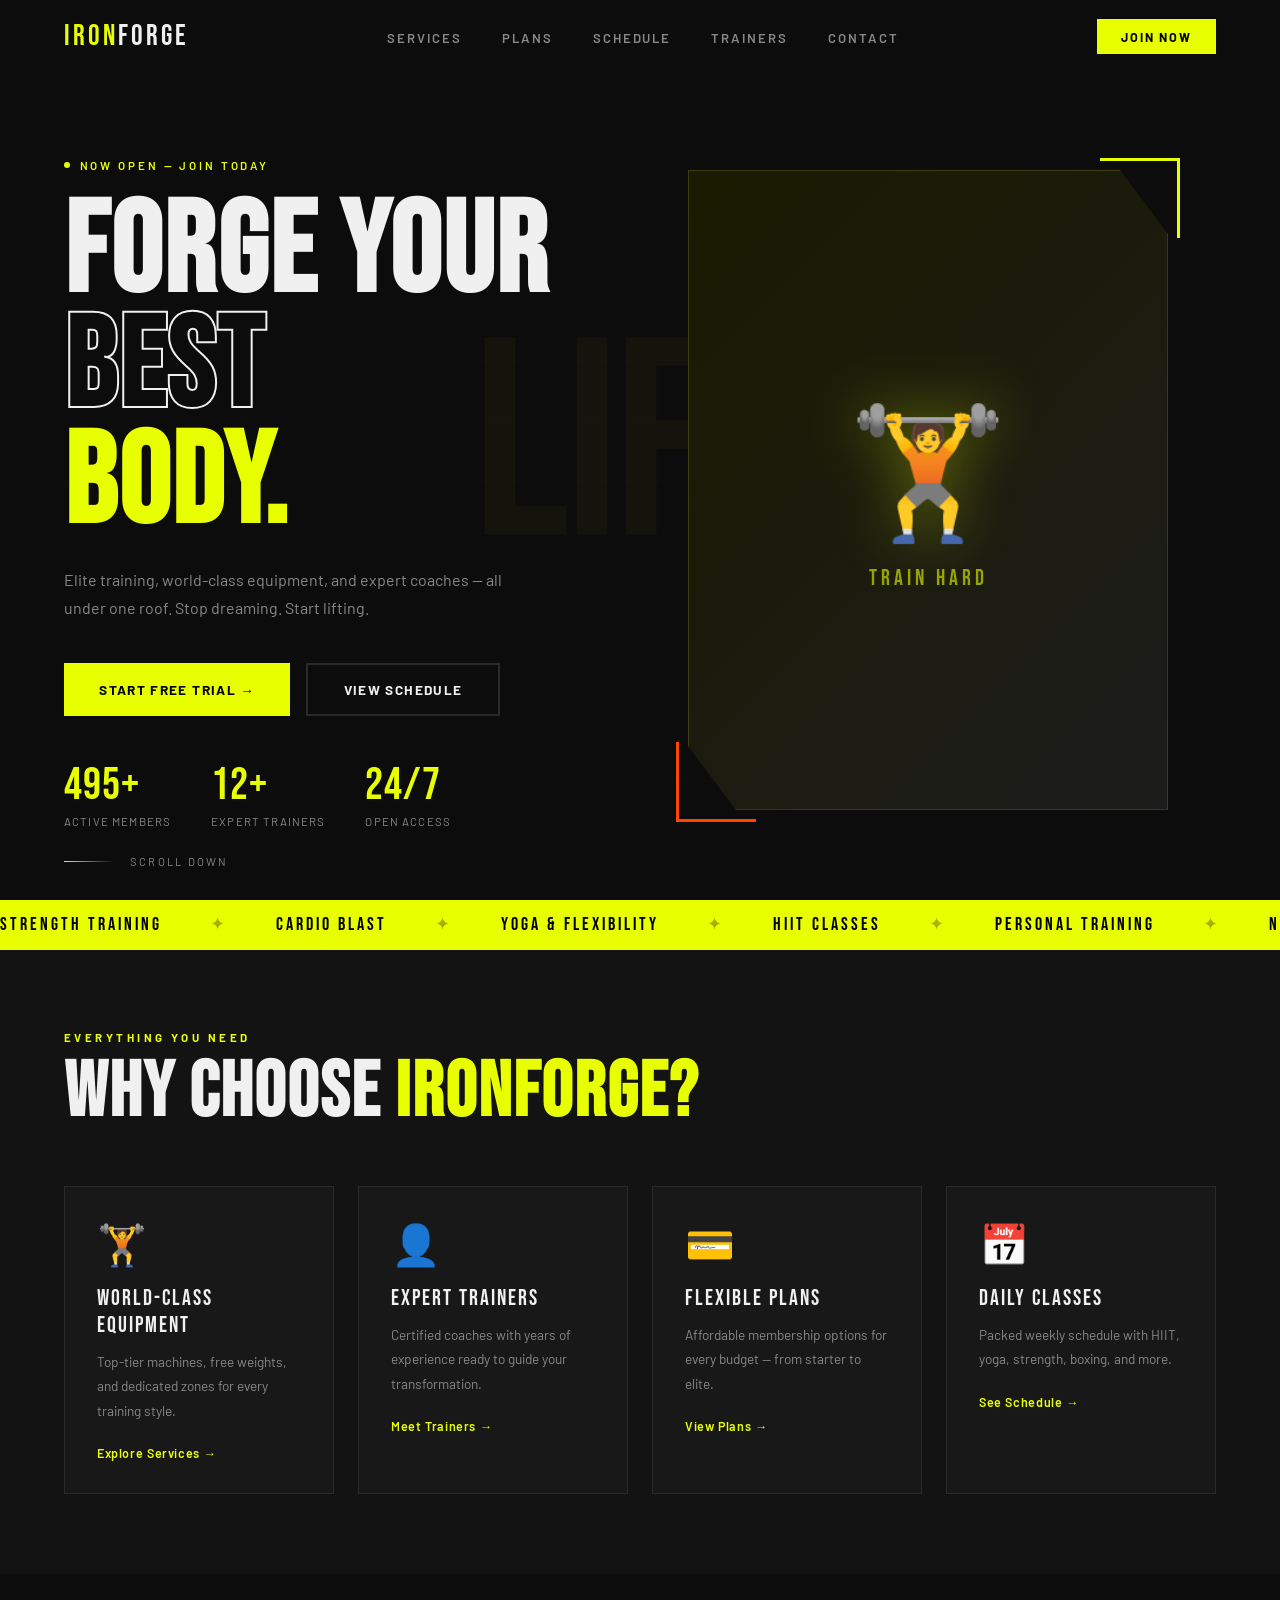
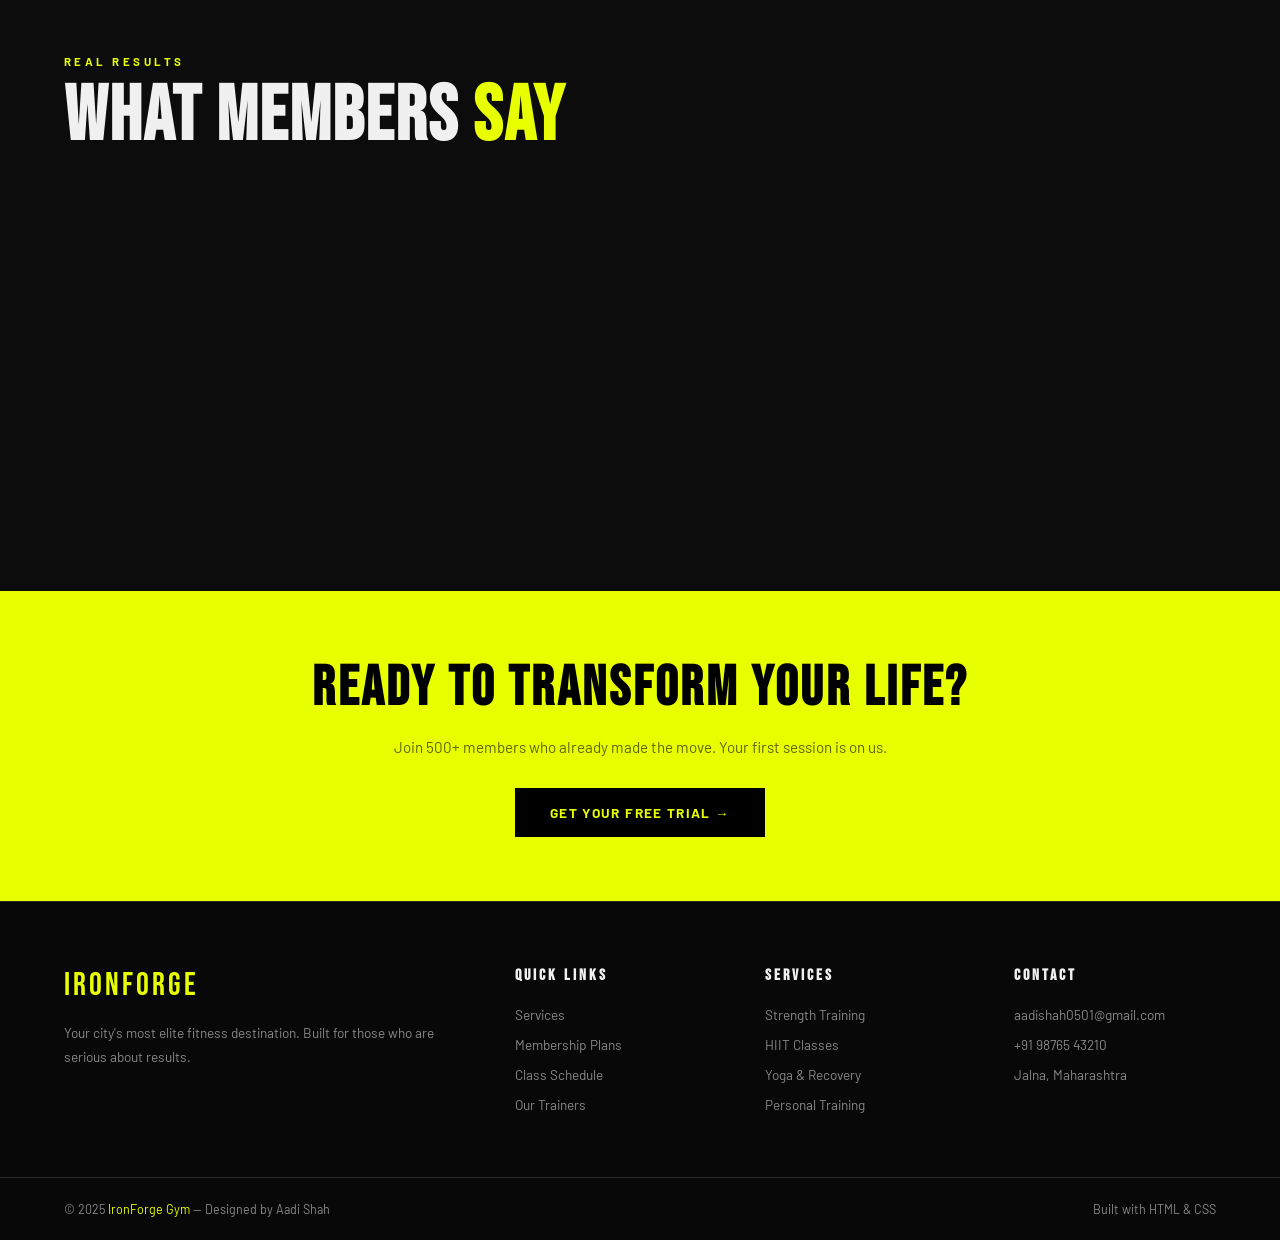
<file: index.html>
<!DOCTYPE html>
<html lang="en">
<head>
  <meta charset="UTF-8"/>
  <meta name="viewport" content="width=device-width, initial-scale=1.0"/>
  <title>IronForge Gym — Home</title>
  <link href="https://fonts.googleapis.com/css2?family=Bebas+Neue&family=Barlow:ital,wght@0,400;0,600;0,700;1,400&display=swap" rel="stylesheet"/>
  <link rel="stylesheet" href="style.css"/>
</head>
<body>

  <!-- NAV -->
  <nav id="navbar">
    <a href="index.html" class="nav-logo">IRON<span>FORGE</span></a>
    <ul class="nav-links">
      <li><a href="services.html">Services</a></li>
      <li><a href="plans.html">Plans</a></li>
      <li><a href="schedule.html">Schedule</a></li>
      <li><a href="trainers.html">Trainers</a></li>
      <li><a href="contact.html">Contact</a></li>
    </ul>
    <a href="plans.html" class="nav-cta">Join Now</a>
    <button class="hamburger" id="hamburger" aria-label="Menu">
      <span></span><span></span><span></span>
    </button>
  </nav>

  <!-- MOBILE MENU -->
  <div class="mobile-menu" id="mobileMenu">
    <a href="services.html" onclick="closeMob()">Services</a>
    <a href="plans.html" onclick="closeMob()">Plans</a>
    <a href="schedule.html" onclick="closeMob()">Schedule</a>
    <a href="trainers.html" onclick="closeMob()">Trainers</a>
    <a href="contact.html" onclick="closeMob()">Contact</a>
  </div>

  <!-- HERO -->
  <section id="hero">
    <div class="hero-bg-text">LIFT</div>
    <div class="hero-lines"></div>
    <div class="hero-left">
      <div class="hero-tag"><span class="hero-tag-dot"></span> Now Open — Join Today</div>
      <h1 class="hero-title">
        FORGE YOUR<br/>
        <span class="stroke">BEST</span><br/>
        <span class="accent-text">BODY.</span>
      </h1>
      <p class="hero-sub">Elite training, world-class equipment, and expert coaches — all under one roof. Stop dreaming. Start lifting.</p>
      <div class="hero-btns">
        <a href="plans.html" class="btn btn-yellow">Start Free Trial &rarr;</a>
        <a href="schedule.html" class="btn btn-ghost">View Schedule</a>
      </div>
      <div class="hero-stats">
        <div>
          <div class="stat-num" id="s1">0+</div>
          <div class="stat-label">Active Members</div>
        </div>
        <div>
          <div class="stat-num" id="s2">0+</div>
          <div class="stat-label">Expert Trainers</div>
        </div>
        <div>
          <div class="stat-num">24/7</div>
          <div class="stat-label">Open Access</div>
        </div>
      </div>
    </div>
    <div class="hero-right">
      <div class="hero-img-box">
        <div class="hero-img-bg"></div>
        <div class="hero-img-content">
          <div class="hero-big-icon">🏋️</div>
          <div class="hero-img-label">Train Hard</div>
        </div>
      </div>
    </div>
    <div class="scroll-hint">
      <div class="scroll-hint-line"></div>
      <span>Scroll Down</span>
    </div>
  </section>

  <!-- MARQUEE -->
  <div class="marquee-wrap">
    <div class="marquee-track">
      <span>STRENGTH TRAINING</span><span class="sep">✦</span>
      <span>CARDIO BLAST</span><span class="sep">✦</span>
      <span>YOGA & FLEXIBILITY</span><span class="sep">✦</span>
      <span>HIIT CLASSES</span><span class="sep">✦</span>
      <span>PERSONAL TRAINING</span><span class="sep">✦</span>
      <span>NUTRITION COACHING</span><span class="sep">✦</span>
      <span>STRENGTH TRAINING</span><span class="sep">✦</span>
      <span>CARDIO BLAST</span><span class="sep">✦</span>
      <span>YOGA & FLEXIBILITY</span><span class="sep">✦</span>
      <span>HIIT CLASSES</span><span class="sep">✦</span>
      <span>PERSONAL TRAINING</span><span class="sep">✦</span>
      <span>NUTRITION COACHING</span><span class="sep">✦</span>
    </div>
  </div>

  <!-- QUICK INTRO CARDS -->
  <section style="padding:5rem 5%; background:var(--surface);">
    <div class="sec-label reveal">Everything You Need</div>
    <h2 class="sec-title reveal">Why Choose <span class="accent-text">IronForge?</span></h2>
    <div class="why-grid">
      <a href="services.html" class="why-card reveal">
        <div class="why-icon">🏋️</div>
        <div class="why-title">World-Class Equipment</div>
        <p class="why-desc">Top-tier machines, free weights, and dedicated zones for every training style.</p>
        <span class="why-link">Explore Services &rarr;</span>
      </a>
      <a href="trainers.html" class="why-card reveal">
        <div class="why-icon">👤</div>
        <div class="why-title">Expert Trainers</div>
        <p class="why-desc">Certified coaches with years of experience ready to guide your transformation.</p>
        <span class="why-link">Meet Trainers &rarr;</span>
      </a>
      <a href="plans.html" class="why-card reveal">
        <div class="why-icon">💳</div>
        <div class="why-title">Flexible Plans</div>
        <p class="why-desc">Affordable membership options for every budget — from starter to elite.</p>
        <span class="why-link">View Plans &rarr;</span>
      </a>
      <a href="schedule.html" class="why-card reveal">
        <div class="why-icon">📅</div>
        <div class="why-title">Daily Classes</div>
        <p class="why-desc">Packed weekly schedule with HIIT, yoga, strength, boxing, and more.</p>
        <span class="why-link">See Schedule &rarr;</span>
      </a>
    </div>
  </section>

  <!-- TESTIMONIALS PREVIEW -->
  <section style="padding:5rem 5%; background:var(--bg);">
    <div class="sec-label reveal">Real Results</div>
    <h2 class="sec-title reveal">What Members <span class="accent-text">Say</span></h2>
    <div class="testi-grid">
      <div class="testi-card reveal">
        <div class="testi-quote">"</div>
        <div class="stars">★★★★★</div>
        <p class="testi-text">IronForge completely transformed my body in 6 months. The coaches are incredible and the energy here is unmatched.</p>
        <div class="testi-name">Rahul K.</div>
        <div class="testi-role">Member since 2023</div>
      </div>
      <div class="testi-card reveal">
        <div class="testi-quote">"</div>
        <div class="stars">★★★★★</div>
        <p class="testi-text">Best gym in the city, hands down. The HIIT classes with Coach Sneha are absolutely killer. Lost 12kg in 4 months!</p>
        <div class="testi-name">Divya S.</div>
        <div class="testi-role">Pro Member</div>
      </div>
      <div class="testi-card reveal">
        <div class="testi-quote">"</div>
        <div class="stars">★★★★★</div>
        <p class="testi-text">The equipment, the trainers, the community — everything here is top-notch. Worth every rupee of the membership.</p>
        <div class="testi-name">Manish T.</div>
        <div class="testi-role">Elite Member</div>
      </div>
    </div>
  </section>

  <!-- CTA BANNER -->
  <section style="padding:4rem 5%; background:var(--accent); text-align:center;">
    <h2 style="font-family:'Bebas Neue',sans-serif; font-size:clamp(2rem,5vw,3.5rem); letter-spacing:3px; color:#000; margin-bottom:1rem;">READY TO TRANSFORM YOUR LIFE?</h2>
    <p style="color:rgba(0,0,0,0.6); font-size:0.95rem; margin-bottom:2rem;">Join 500+ members who already made the move. Your first session is on us.</p>
    <a href="contact.html" class="btn" style="background:#000; color:var(--accent); display:inline-flex;">Get Your Free Trial &rarr;</a>
  </section>

  <!-- FOOTER -->
  <footer>
    <div class="footer-top">
      <div class="footer-brand">
        <a href="index.html" class="brand-logo">IRONFORGE</a>
        <p>Your city's most elite fitness destination. Built for those who are serious about results.</p>
      </div>
      <div class="footer-col">
        <h4>Quick Links</h4>
        <ul>
          <li><a href="services.html">Services</a></li>
          <li><a href="plans.html">Membership Plans</a></li>
          <li><a href="schedule.html">Class Schedule</a></li>
          <li><a href="trainers.html">Our Trainers</a></li>
        </ul>
      </div>
      <div class="footer-col">
        <h4>Services</h4>
        <ul>
          <li><a href="services.html">Strength Training</a></li>
          <li><a href="services.html">HIIT Classes</a></li>
          <li><a href="services.html">Yoga & Recovery</a></li>
          <li><a href="services.html">Personal Training</a></li>
        </ul>
      </div>
      <div class="footer-col">
        <h4>Contact</h4>
        <ul>
          <li><a href="mailto:aadishah0501@gmail.com">aadishah0501@gmail.com</a></li>
          <li><a href="tel:+919876543210">+91 98765 43210</a></li>
          <li><a href="contact.html">Jalna, Maharashtra</a></li>
        </ul>
      </div>
    </div>
    <div class="footer-bottom">
      <span>© 2025 <span class="accent-text">IronForge Gym</span> — Designed by Aadi Shah</span>
      <span>Built with HTML & CSS</span>
    </div>
  </footer>

  <script src="main.js"></script>
  <script>
    // Counter animation
    function animateCount(el, target, suffix='') {
      let c = 0; const step = Math.ceil(target/60);
      const t = setInterval(() => { c = Math.min(c+step, target); el.textContent = c+suffix; if(c>=target) clearInterval(t); }, 25);
    }
    const so = new IntersectionObserver(entries => {
      entries.forEach(e => {
        if(e.isIntersecting) {
          animateCount(document.getElementById('s1'), 500, '+');
          animateCount(document.getElementById('s2'), 12, '+');
          so.disconnect();
        }
      });
    }, {threshold:0.5});
    const hs = document.querySelector('.hero-stats');
    if(hs) so.observe(hs);
  </script>
</body>
</html>
</file>
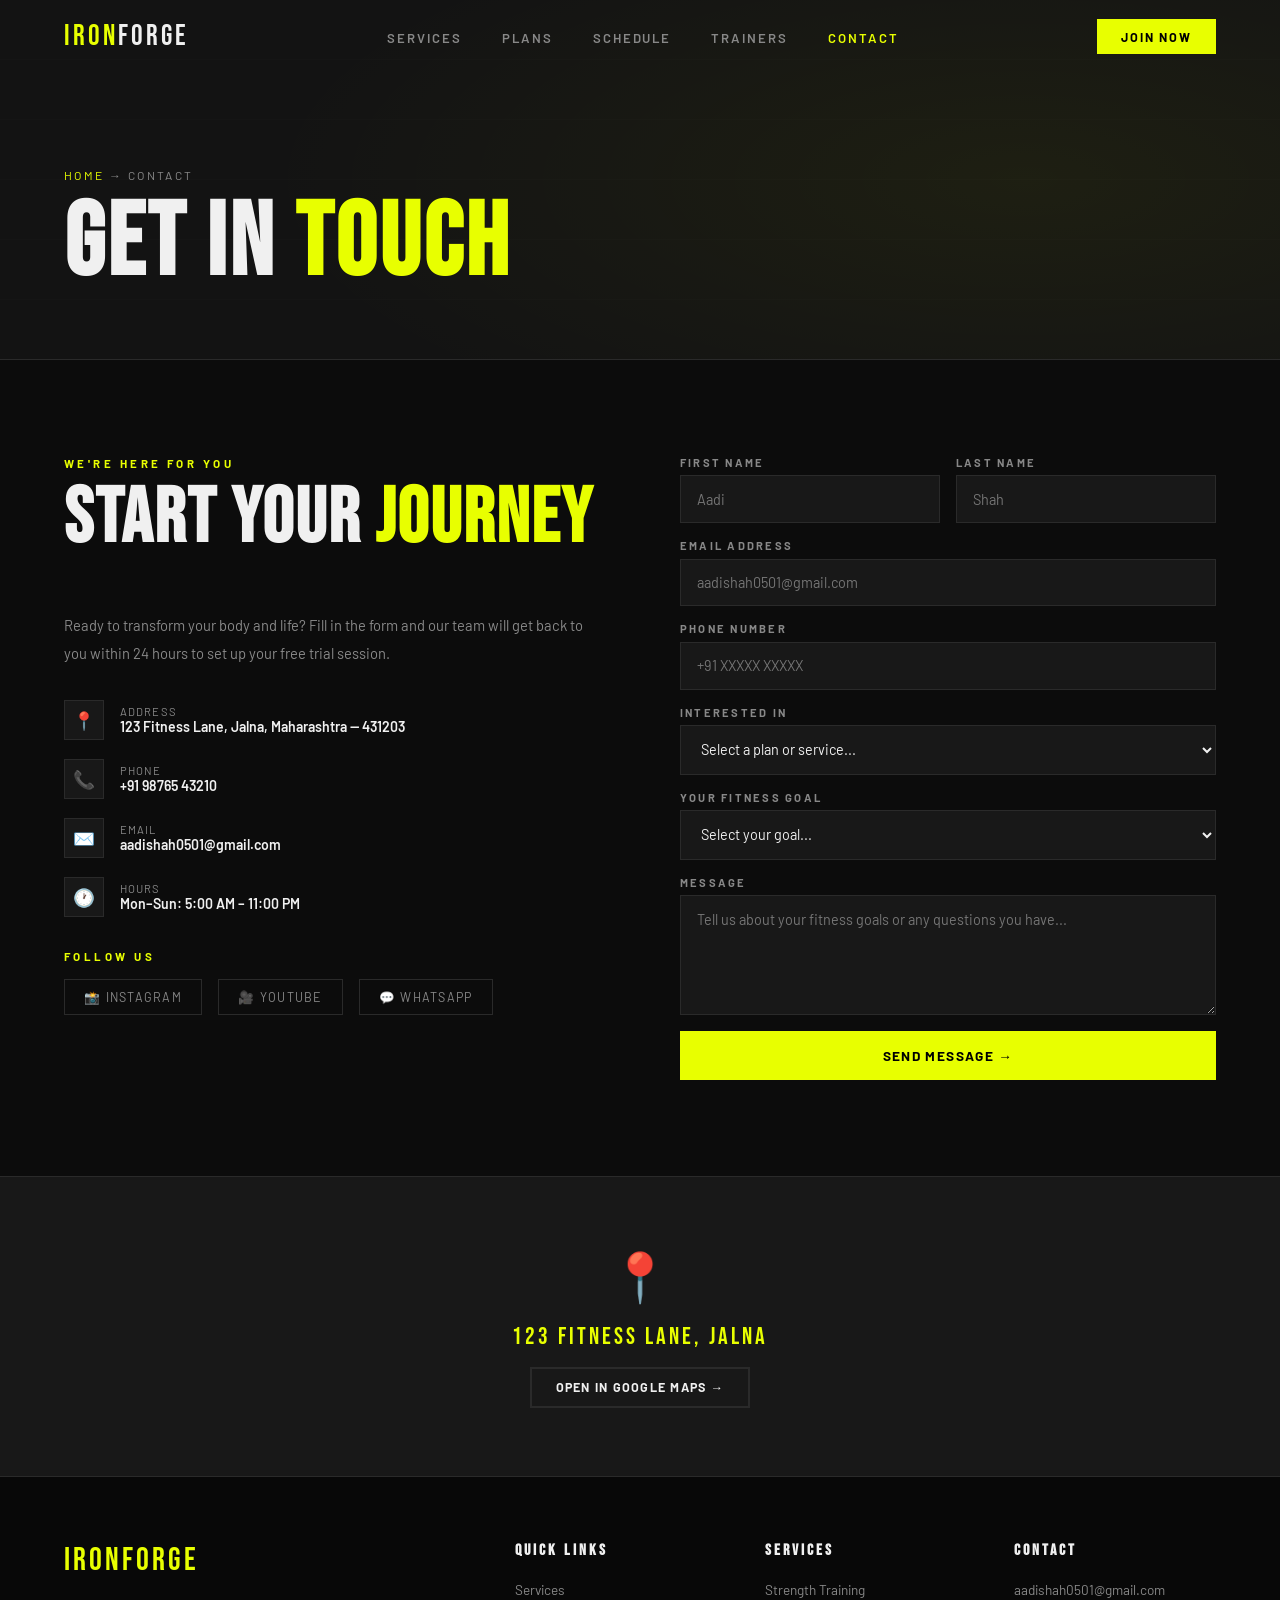
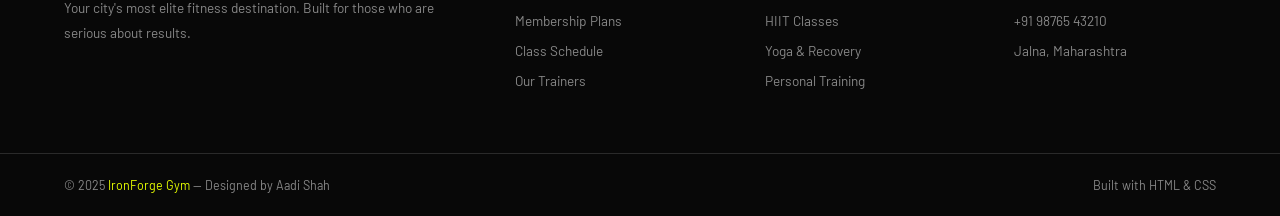
<file: contact.html>
<!DOCTYPE html>
<html lang="en">
<head>
  <meta charset="UTF-8"/>
  <meta name="viewport" content="width=device-width, initial-scale=1.0"/>
  <title>IronForge Gym — Contact Us</title>
  <link href="https://fonts.googleapis.com/css2?family=Bebas+Neue&family=Barlow:ital,wght@0,400;0,600;0,700;1,400&display=swap" rel="stylesheet"/>
  <link rel="stylesheet" href="style.css"/>
</head>
<body>

  <nav id="navbar">
    <a href="index.html" class="nav-logo">IRON<span>FORGE</span></a>
    <ul class="nav-links">
      <li><a href="services.html">Services</a></li>
      <li><a href="plans.html">Plans</a></li>
      <li><a href="schedule.html">Schedule</a></li>
      <li><a href="trainers.html">Trainers</a></li>
      <li><a href="contact.html" class="active">Contact</a></li>
    </ul>
    <a href="plans.html" class="nav-cta">Join Now</a>
    <button class="hamburger" id="hamburger"><span></span><span></span><span></span></button>
  </nav>
  <div class="mobile-menu" id="mobileMenu">
    <a href="services.html" onclick="closeMob()">Services</a>
    <a href="plans.html" onclick="closeMob()">Plans</a>
    <a href="schedule.html" onclick="closeMob()">Schedule</a>
    <a href="trainers.html" onclick="closeMob()">Trainers</a>
    <a href="contact.html" onclick="closeMob()">Contact</a>
  </div>

  <!-- PAGE HERO -->
  <div class="page-hero">
    <div class="page-hero-bg"></div>
    <div class="page-hero-lines"></div>
    <div>
      <div class="breadcrumb"><a href="index.html">Home</a> &rarr; Contact</div>
      <h1>GET IN <span class="accent-text">TOUCH</span></h1>
    </div>
  </div>

  <!-- CONTACT SECTION -->
  <section style="background:var(--bg);">
    <div class="contact-grid">
      <div class="contact-info">
        <div class="sec-label reveal">We're Here For You</div>
        <h2 class="sec-title reveal">Start Your <span class="accent-text">Journey</span></h2>
        <p class="reveal">Ready to transform your body and life? Fill in the form and our team will get back to you within 24 hours to set up your free trial session.</p>

        <div class="contact-detail reveal">
          <div class="contact-detail-icon">📍</div>
          <div class="contact-detail-text">
            <span>Address</span>
            <a href="https://maps.google.com" target="_blank" rel="noopener">123 Fitness Lane, Jalna, Maharashtra — 431203</a>
          </div>
        </div>
        <div class="contact-detail reveal">
          <div class="contact-detail-icon">📞</div>
          <div class="contact-detail-text">
            <span>Phone</span>
            <a href="tel:+919876543210">+91 98765 43210</a>
          </div>
        </div>
        <div class="contact-detail reveal">
          <div class="contact-detail-icon">✉️</div>
          <div class="contact-detail-text">
            <span>Email</span>
            <a href="mailto:aadishah0501@gmail.com">aadishah0501@gmail.com</a>
          </div>
        </div>
        <div class="contact-detail reveal">
          <div class="contact-detail-icon">🕐</div>
          <div class="contact-detail-text">
            <span>Hours</span>
            <a href="#">Mon–Sun: 5:00 AM – 11:00 PM</a>
          </div>
        </div>

        <!-- Social links -->
        <div class="reveal" style="margin-top:2rem;">
          <div class="sec-label" style="margin-bottom:1rem;">Follow Us</div>
          <div style="display:flex; gap:1rem; flex-wrap:wrap;">
            <a href="#" target="_blank" style="display:flex; align-items:center; gap:0.5rem; padding:0.6rem 1.2rem; border:1px solid var(--border); color:var(--muted); text-decoration:none; font-size:0.78rem; letter-spacing:0.1em; text-transform:uppercase; transition:all 0.2s;" onmouseover="this.style.borderColor='#e8ff00'; this.style.color='#e8ff00';" onmouseout="this.style.borderColor='#2a2a2a'; this.style.color='#888';">📸 Instagram</a>
            <a href="#" target="_blank" style="display:flex; align-items:center; gap:0.5rem; padding:0.6rem 1.2rem; border:1px solid var(--border); color:var(--muted); text-decoration:none; font-size:0.78rem; letter-spacing:0.1em; text-transform:uppercase; transition:all 0.2s;" onmouseover="this.style.borderColor='#e8ff00'; this.style.color='#e8ff00';" onmouseout="this.style.borderColor='#2a2a2a'; this.style.color='#888';">🎥 YouTube</a>
            <a href="#" target="_blank" style="display:flex; align-items:center; gap:0.5rem; padding:0.6rem 1.2rem; border:1px solid var(--border); color:var(--muted); text-decoration:none; font-size:0.78rem; letter-spacing:0.1em; text-transform:uppercase; transition:all 0.2s;" onmouseover="this.style.borderColor='#e8ff00'; this.style.color='#e8ff00';" onmouseout="this.style.borderColor='#2a2a2a'; this.style.color='#888';">💬 WhatsApp</a>
          </div>
        </div>
      </div>

      <!-- FORM -->
      <div class="reveal">
        <div class="contact-form">
          <div class="form-row">
            <div class="form-group">
              <label>First Name</label>
              <input type="text" id="fname" placeholder="Aadi"/>
            </div>
            <div class="form-group">
              <label>Last Name</label>
              <input type="text" id="lname" placeholder="Shah"/>
            </div>
          </div>
          <div class="form-group">
            <label>Email Address</label>
            <input type="email" id="email" placeholder="aadishah0501@gmail.com"/>
          </div>
          <div class="form-group">
            <label>Phone Number</label>
            <input type="tel" id="phone" placeholder="+91 XXXXX XXXXX"/>
          </div>
          <div class="form-group">
            <label>Interested In</label>
            <select id="interest">
              <option value="">Select a plan or service...</option>
              <option>Starter Membership — ₹999/month</option>
              <option>Pro Membership — ₹1999/month</option>
              <option>Elite Membership — ₹3499/month</option>
              <option>Personal Training Session</option>
              <option>Free Trial (7 days)</option>
              <option>Group Class Booking</option>
              <option>General Inquiry</option>
            </select>
          </div>
          <div class="form-group">
            <label>Your Fitness Goal</label>
            <select id="goal">
              <option value="">Select your goal...</option>
              <option>Lose Weight / Fat Loss</option>
              <option>Build Muscle / Bulk Up</option>
              <option>Improve Stamina & Cardio</option>
              <option>General Fitness & Health</option>
              <option>Athletic Performance</option>
              <option>Stress Relief & Wellness</option>
            </select>
          </div>
          <div class="form-group">
            <label>Message</label>
            <textarea id="msg" placeholder="Tell us about your fitness goals or any questions you have..."></textarea>
          </div>
          <button class="btn btn-yellow" style="width:100%; justify-content:center;" onclick="submitForm()">
            Send Message &rarr;
          </button>
          <div id="formMsg" style="display:none; padding:1rem; background:rgba(232,255,0,0.1); border:1px solid var(--accent); color:var(--accent); font-size:0.85rem; text-align:center;"></div>
        </div>
      </div>
    </div>
  </section>

  <!-- MAP PLACEHOLDER -->
  <section style="padding:0; background:var(--surface);">
    <div style="background:var(--card); border-top:1px solid var(--border); height:300px; display:flex; flex-direction:column; align-items:center; justify-content:center; gap:1rem;">
      <div style="font-size:3rem;">📍</div>
      <div style="font-family:'Bebas Neue',sans-serif; font-size:1.5rem; letter-spacing:3px; color:var(--accent);">123 FITNESS LANE, JALNA</div>
      <a href="https://maps.google.com" target="_blank" rel="noopener" class="btn btn-ghost" style="padding:0.7rem 1.5rem; font-size:0.78rem;">Open in Google Maps &rarr;</a>
    </div>
  </section>

  <!-- FOOTER -->
  <footer>
    <div class="footer-top">
      <div class="footer-brand">
        <a href="index.html" class="brand-logo">IRONFORGE</a>
        <p>Your city's most elite fitness destination. Built for those who are serious about results.</p>
      </div>
      <div class="footer-col">
        <h4>Quick Links</h4>
        <ul>
          <li><a href="services.html">Services</a></li>
          <li><a href="plans.html">Membership Plans</a></li>
          <li><a href="schedule.html">Class Schedule</a></li>
          <li><a href="trainers.html">Our Trainers</a></li>
        </ul>
      </div>
      <div class="footer-col">
        <h4>Services</h4>
        <ul>
          <li><a href="services.html">Strength Training</a></li>
          <li><a href="services.html">HIIT Classes</a></li>
          <li><a href="services.html">Yoga & Recovery</a></li>
          <li><a href="services.html">Personal Training</a></li>
        </ul>
      </div>
      <div class="footer-col">
        <h4>Contact</h4>
        <ul>
          <li><a href="mailto:aadishah0501@gmail.com">aadishah0501@gmail.com</a></li>
          <li><a href="tel:+919876543210">+91 98765 43210</a></li>
          <li><a href="contact.html">Jalna, Maharashtra</a></li>
        </ul>
      </div>
    </div>
    <div class="footer-bottom">
      <span>© 2025 <span class="accent-text">IronForge Gym</span> — Designed by Aadi Shah</span>
      <span>Built with HTML & CSS</span>
    </div>
  </footer>

  <script src="main.js"></script>
  <script>
    function submitForm() {
      const fname = document.getElementById('fname').value.trim();
      const email = document.getElementById('email').value.trim();
      const interest = document.getElementById('interest').value;
      const msg = document.getElementById('formMsg');
      if (!fname || !email) {
        msg.style.display = 'block';
        msg.style.borderColor = '#ff4500';
        msg.style.color = '#ff4500';
        msg.style.background = 'rgba(255,69,0,0.1)';
        msg.textContent = '⚠️ Please fill in your name and email to continue.';
        return;
      }
      msg.style.display = 'block';
      msg.style.borderColor = '#e8ff00';
      msg.style.color = '#e8ff00';
      msg.style.background = 'rgba(232,255,0,0.1)';
      msg.textContent = `✅ Thanks ${fname}! We'll reach out to ${email} within 24 hours. 💪`;
    }
  </script>
</body>
</html>
</file>
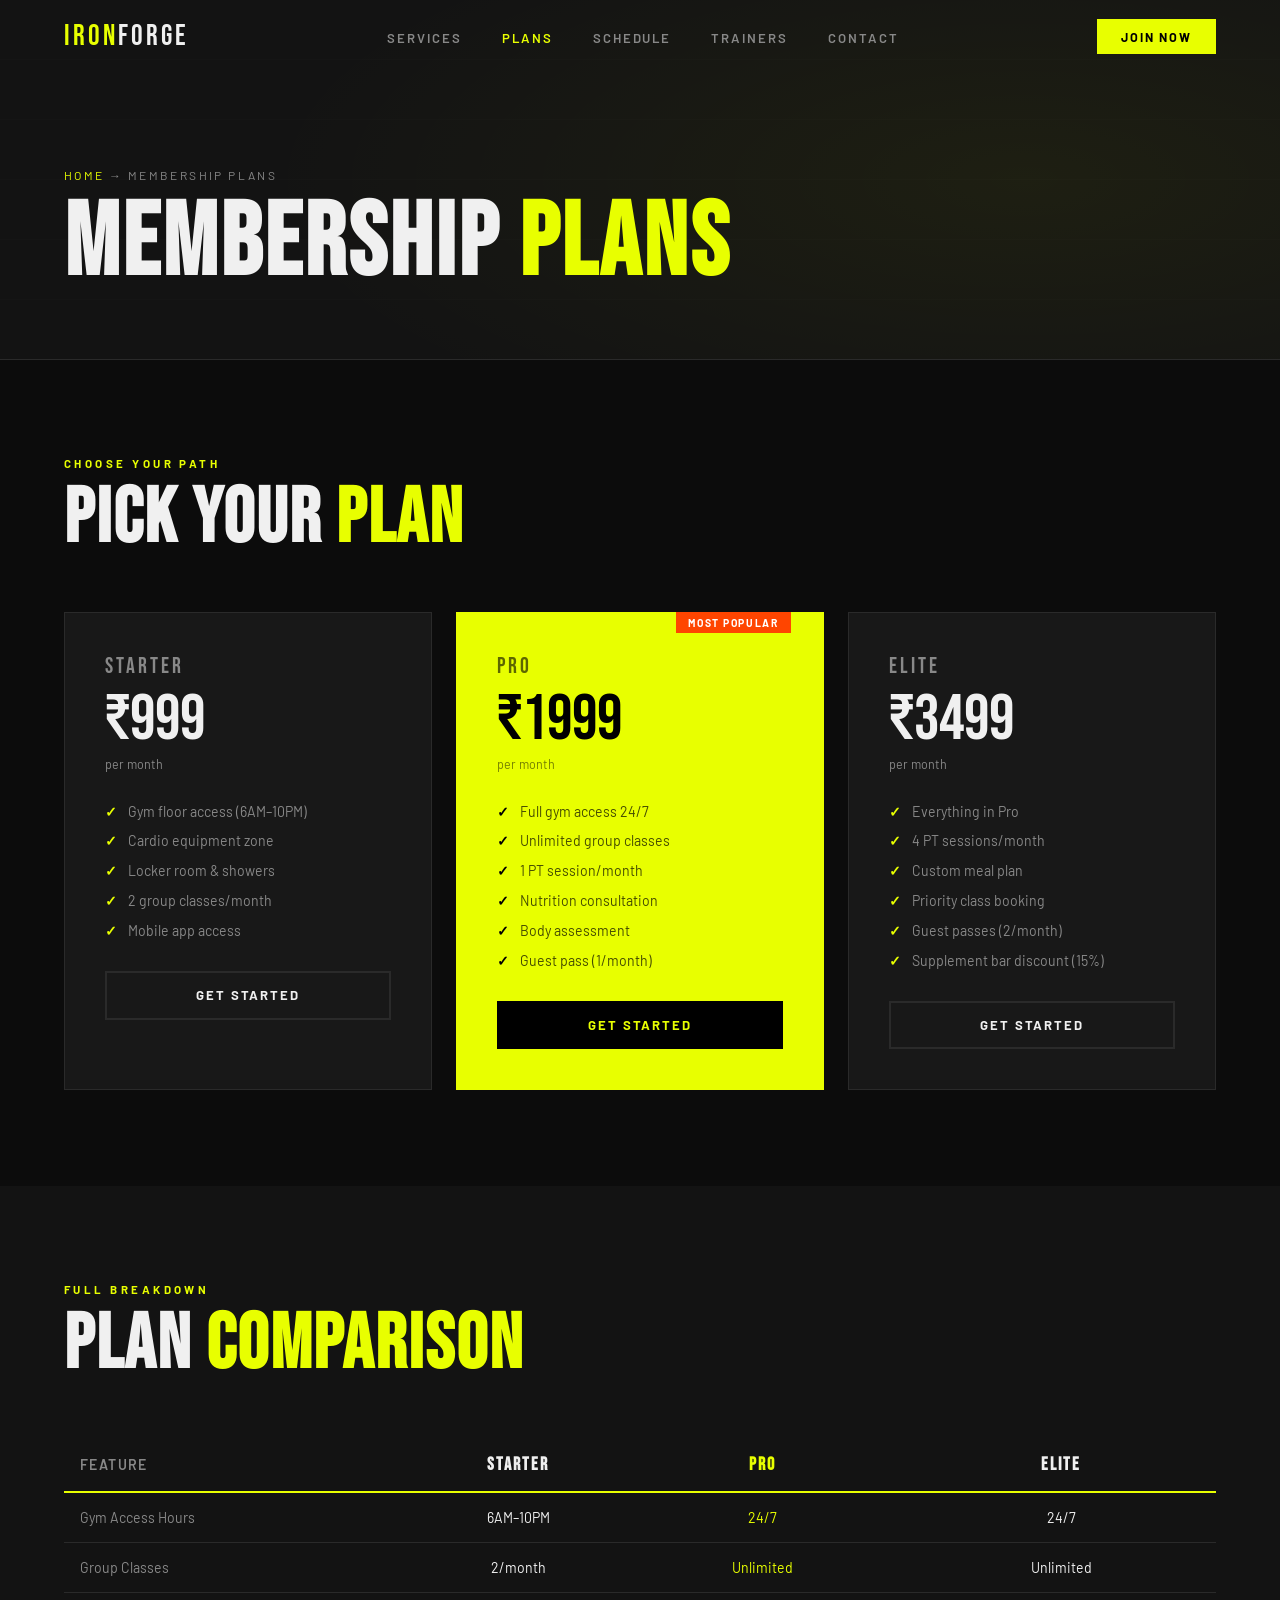
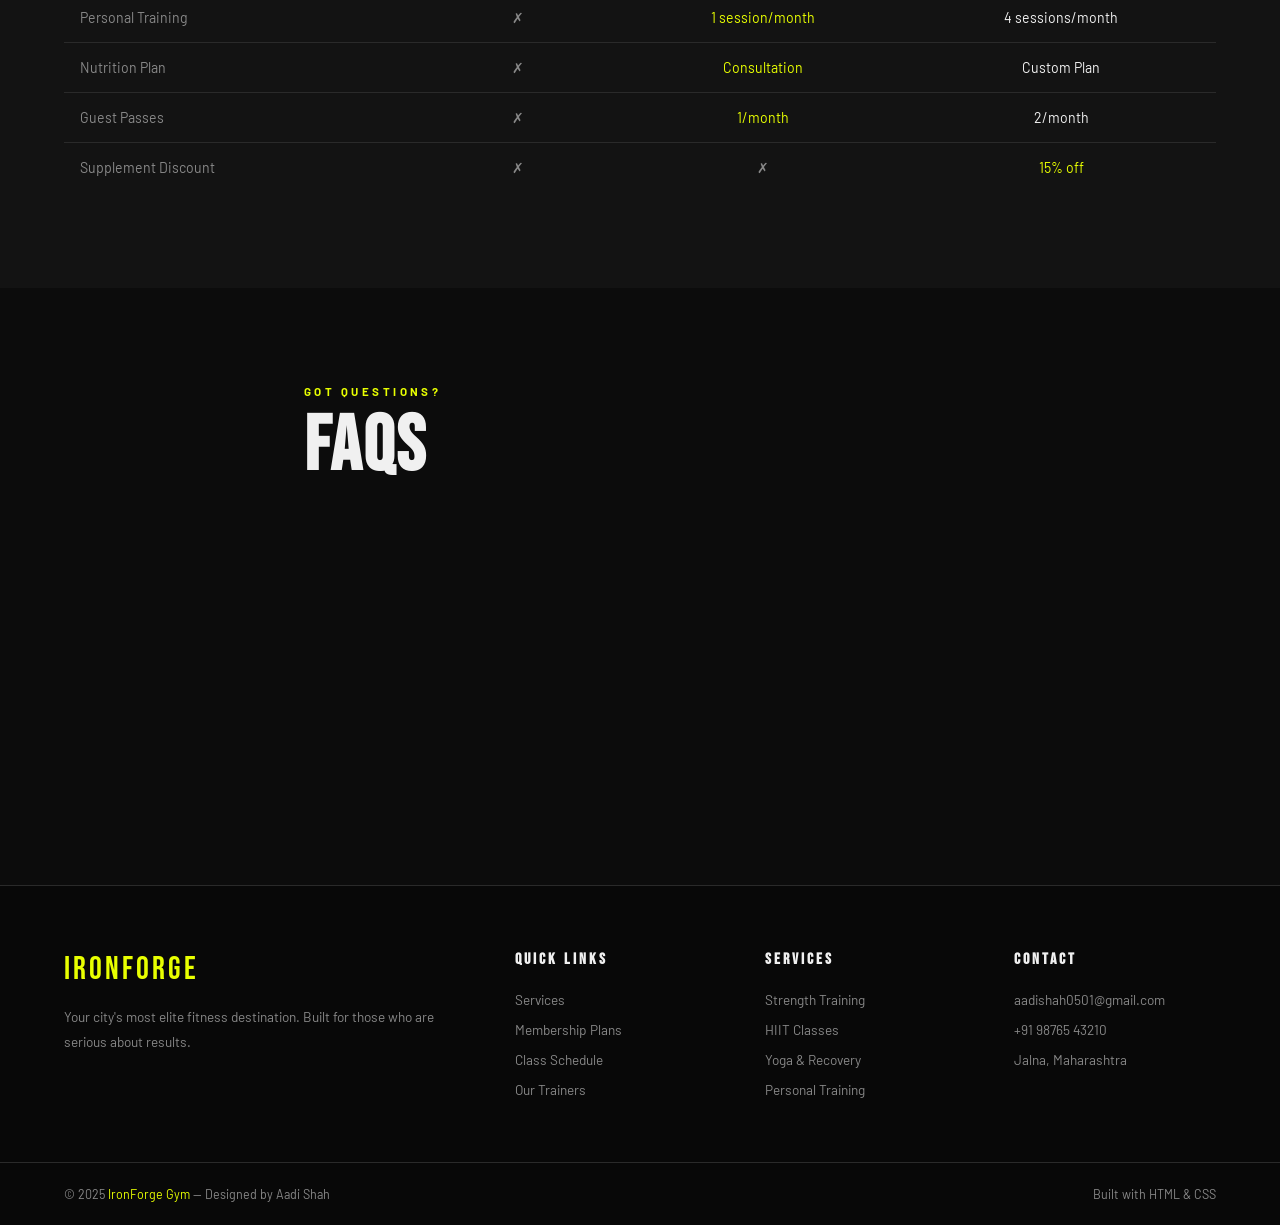
<file: plans.html>
<!DOCTYPE html>
<html lang="en">
<head>
  <meta charset="UTF-8"/>
  <meta name="viewport" content="width=device-width, initial-scale=1.0"/>
  <title>IronForge Gym — Membership Plans</title>
  <link href="https://fonts.googleapis.com/css2?family=Bebas+Neue&family=Barlow:ital,wght@0,400;0,600;0,700;1,400&display=swap" rel="stylesheet"/>
  <link rel="stylesheet" href="style.css"/>
</head>
<body>

  <nav id="navbar">
    <a href="index.html" class="nav-logo">IRON<span>FORGE</span></a>
    <ul class="nav-links">
      <li><a href="services.html">Services</a></li>
      <li><a href="plans.html" class="active">Plans</a></li>
      <li><a href="schedule.html">Schedule</a></li>
      <li><a href="trainers.html">Trainers</a></li>
      <li><a href="contact.html">Contact</a></li>
    </ul>
    <a href="contact.html" class="nav-cta">Join Now</a>
    <button class="hamburger" id="hamburger"><span></span><span></span><span></span></button>
  </nav>
  <div class="mobile-menu" id="mobileMenu">
    <a href="services.html" onclick="closeMob()">Services</a>
    <a href="plans.html" onclick="closeMob()">Plans</a>
    <a href="schedule.html" onclick="closeMob()">Schedule</a>
    <a href="trainers.html" onclick="closeMob()">Trainers</a>
    <a href="contact.html" onclick="closeMob()">Contact</a>
  </div>

  <!-- PAGE HERO -->
  <div class="page-hero">
    <div class="page-hero-bg"></div>
    <div class="page-hero-lines"></div>
    <div>
      <div class="breadcrumb"><a href="index.html">Home</a> &rarr; Membership Plans</div>
      <h1>MEMBERSHIP <span class="accent-text">PLANS</span></h1>
    </div>
  </div>

  <!-- PLANS -->
  <section style="background:var(--bg);">
    <div class="sec-label reveal">Choose Your Path</div>
    <h2 class="sec-title reveal">Pick Your <span class="accent-text">Plan</span></h2>
    <div class="plans-grid">
      <div class="plan-card reveal">
        <div class="plan-name">Starter</div>
        <div class="plan-price">₹999</div>
        <div class="plan-period">per month</div>
        <ul class="plan-features">
          <li>Gym floor access (6AM–10PM)</li>
          <li>Cardio equipment zone</li>
          <li>Locker room & showers</li>
          <li>2 group classes/month</li>
          <li>Mobile app access</li>
        </ul>
        <a href="contact.html" class="plan-btn plan-btn-outline">Get Started</a>
      </div>
      <div class="plan-card featured reveal">
        <div class="plan-badge">Most Popular</div>
        <div class="plan-name">Pro</div>
        <div class="plan-price">₹1999</div>
        <div class="plan-period">per month</div>
        <ul class="plan-features">
          <li>Full gym access 24/7</li>
          <li>Unlimited group classes</li>
          <li>1 PT session/month</li>
          <li>Nutrition consultation</li>
          <li>Body assessment</li>
          <li>Guest pass (1/month)</li>
        </ul>
        <a href="contact.html" class="plan-btn plan-btn-dark">Get Started</a>
      </div>
      <div class="plan-card reveal">
        <div class="plan-name">Elite</div>
        <div class="plan-price">₹3499</div>
        <div class="plan-period">per month</div>
        <ul class="plan-features">
          <li>Everything in Pro</li>
          <li>4 PT sessions/month</li>
          <li>Custom meal plan</li>
          <li>Priority class booking</li>
          <li>Guest passes (2/month)</li>
          <li>Supplement bar discount (15%)</li>
        </ul>
        <a href="contact.html" class="plan-btn plan-btn-outline">Get Started</a>
      </div>
    </div>
  </section>

  <!-- COMPARISON TABLE -->
  <section style="background:var(--surface);">
    <div class="sec-label reveal">Full Breakdown</div>
    <h2 class="sec-title reveal">Plan <span class="accent-text">Comparison</span></h2>
    <div class="reveal" style="overflow-x:auto;">
      <table style="width:100%; border-collapse:collapse; font-size:0.88rem;">
        <thead>
          <tr style="border-bottom:2px solid var(--accent);">
            <th style="text-align:left; padding:1rem; color:var(--muted); font-weight:600; text-transform:uppercase; letter-spacing:0.1em;">Feature</th>
            <th style="padding:1rem; color:var(--text); font-family:'Bebas Neue',sans-serif; font-size:1.1rem; letter-spacing:2px;">Starter</th>
            <th style="padding:1rem; color:var(--accent); font-family:'Bebas Neue',sans-serif; font-size:1.1rem; letter-spacing:2px;">Pro</th>
            <th style="padding:1rem; color:var(--text); font-family:'Bebas Neue',sans-serif; font-size:1.1rem; letter-spacing:2px;">Elite</th>
          </tr>
        </thead>
        <tbody>
          <tr style="border-bottom:1px solid var(--border);">
            <td style="padding:1rem; color:var(--muted);">Gym Access Hours</td>
            <td style="padding:1rem; text-align:center;">6AM–10PM</td>
            <td style="padding:1rem; text-align:center; color:var(--accent);">24/7</td>
            <td style="padding:1rem; text-align:center;">24/7</td>
          </tr>
          <tr style="border-bottom:1px solid var(--border);">
            <td style="padding:1rem; color:var(--muted);">Group Classes</td>
            <td style="padding:1rem; text-align:center;">2/month</td>
            <td style="padding:1rem; text-align:center; color:var(--accent);">Unlimited</td>
            <td style="padding:1rem; text-align:center;">Unlimited</td>
          </tr>
          <tr style="border-bottom:1px solid var(--border);">
            <td style="padding:1rem; color:var(--muted);">Personal Training</td>
            <td style="padding:1rem; text-align:center; color:var(--muted);">✗</td>
            <td style="padding:1rem; text-align:center; color:var(--accent);">1 session/month</td>
            <td style="padding:1rem; text-align:center;">4 sessions/month</td>
          </tr>
          <tr style="border-bottom:1px solid var(--border);">
            <td style="padding:1rem; color:var(--muted);">Nutrition Plan</td>
            <td style="padding:1rem; text-align:center; color:var(--muted);">✗</td>
            <td style="padding:1rem; text-align:center; color:var(--accent);">Consultation</td>
            <td style="padding:1rem; text-align:center;">Custom Plan</td>
          </tr>
          <tr style="border-bottom:1px solid var(--border);">
            <td style="padding:1rem; color:var(--muted);">Guest Passes</td>
            <td style="padding:1rem; text-align:center; color:var(--muted);">✗</td>
            <td style="padding:1rem; text-align:center; color:var(--accent);">1/month</td>
            <td style="padding:1rem; text-align:center;">2/month</td>
          </tr>
          <tr>
            <td style="padding:1rem; color:var(--muted);">Supplement Discount</td>
            <td style="padding:1rem; text-align:center; color:var(--muted);">✗</td>
            <td style="padding:1rem; text-align:center; color:var(--muted);">✗</td>
            <td style="padding:1rem; text-align:center; color:var(--accent);">15% off</td>
          </tr>
        </tbody>
      </table>
    </div>
  </section>

  <!-- FAQ -->
  <section style="background:var(--bg); max-width:800px; margin:0 auto; padding:6rem 5%;">
    <div class="sec-label reveal">Got Questions?</div>
    <h2 class="sec-title reveal">FAQs</h2>
    <div id="faq"></div>
  </section>

  <!-- FOOTER -->
  <footer>
    <div class="footer-top">
      <div class="footer-brand">
        <a href="index.html" class="brand-logo">IRONFORGE</a>
        <p>Your city's most elite fitness destination. Built for those who are serious about results.</p>
      </div>
      <div class="footer-col">
        <h4>Quick Links</h4>
        <ul>
          <li><a href="services.html">Services</a></li>
          <li><a href="plans.html">Membership Plans</a></li>
          <li><a href="schedule.html">Class Schedule</a></li>
          <li><a href="trainers.html">Our Trainers</a></li>
        </ul>
      </div>
      <div class="footer-col">
        <h4>Services</h4>
        <ul>
          <li><a href="services.html">Strength Training</a></li>
          <li><a href="services.html">HIIT Classes</a></li>
          <li><a href="services.html">Yoga & Recovery</a></li>
          <li><a href="services.html">Personal Training</a></li>
        </ul>
      </div>
      <div class="footer-col">
        <h4>Contact</h4>
        <ul>
          <li><a href="mailto:aadishah0501@gmail.com">aadishah0501@gmail.com</a></li>
          <li><a href="tel:+919876543210">+91 98765 43210</a></li>
          <li><a href="contact.html">Jalna, Maharashtra</a></li>
        </ul>
      </div>
    </div>
    <div class="footer-bottom">
      <span>© 2025 <span class="accent-text">IronForge Gym</span> — Designed by Aadi Shah</span>
      <span>Built with HTML & CSS</span>
    </div>
  </footer>

  <script src="main.js"></script>
  <script>
    const faqs = [
      { q: "Is there a joining fee?", a: "No joining fee for the first month if you sign up online. Just pay the monthly membership." },
      { q: "Can I freeze my membership?", a: "Yes, Pro and Elite members can freeze their membership for up to 2 months per year." },
      { q: "Is there a trial period?", a: "We offer a 7-day free trial for new members. Contact us to book yours." },
      { q: "Can I upgrade my plan later?", a: "Absolutely! You can upgrade anytime and the price difference is prorated." },
    ];
    const faqEl = document.getElementById('faq');
    faqs.forEach((f, i) => {
      faqEl.innerHTML += `
        <div class="reveal" style="border-bottom:1px solid var(--border); padding:1.2rem 0; cursor:pointer;" onclick="this.querySelector('.faq-ans').style.display = this.querySelector('.faq-ans').style.display==='block'?'none':'block'">
          <div style="display:flex; justify-content:space-between; align-items:center;">
            <span style="font-weight:600; font-size:0.92rem;">${f.q}</span>
            <span style="color:var(--accent); font-size:1.2rem;">+</span>
          </div>
          <p class="faq-ans" style="display:none; margin-top:0.8rem; color:var(--muted); font-size:0.85rem; line-height:1.8;">${f.a}</p>
        </div>`;
    });
  </script>
</body>
</html>
</file>
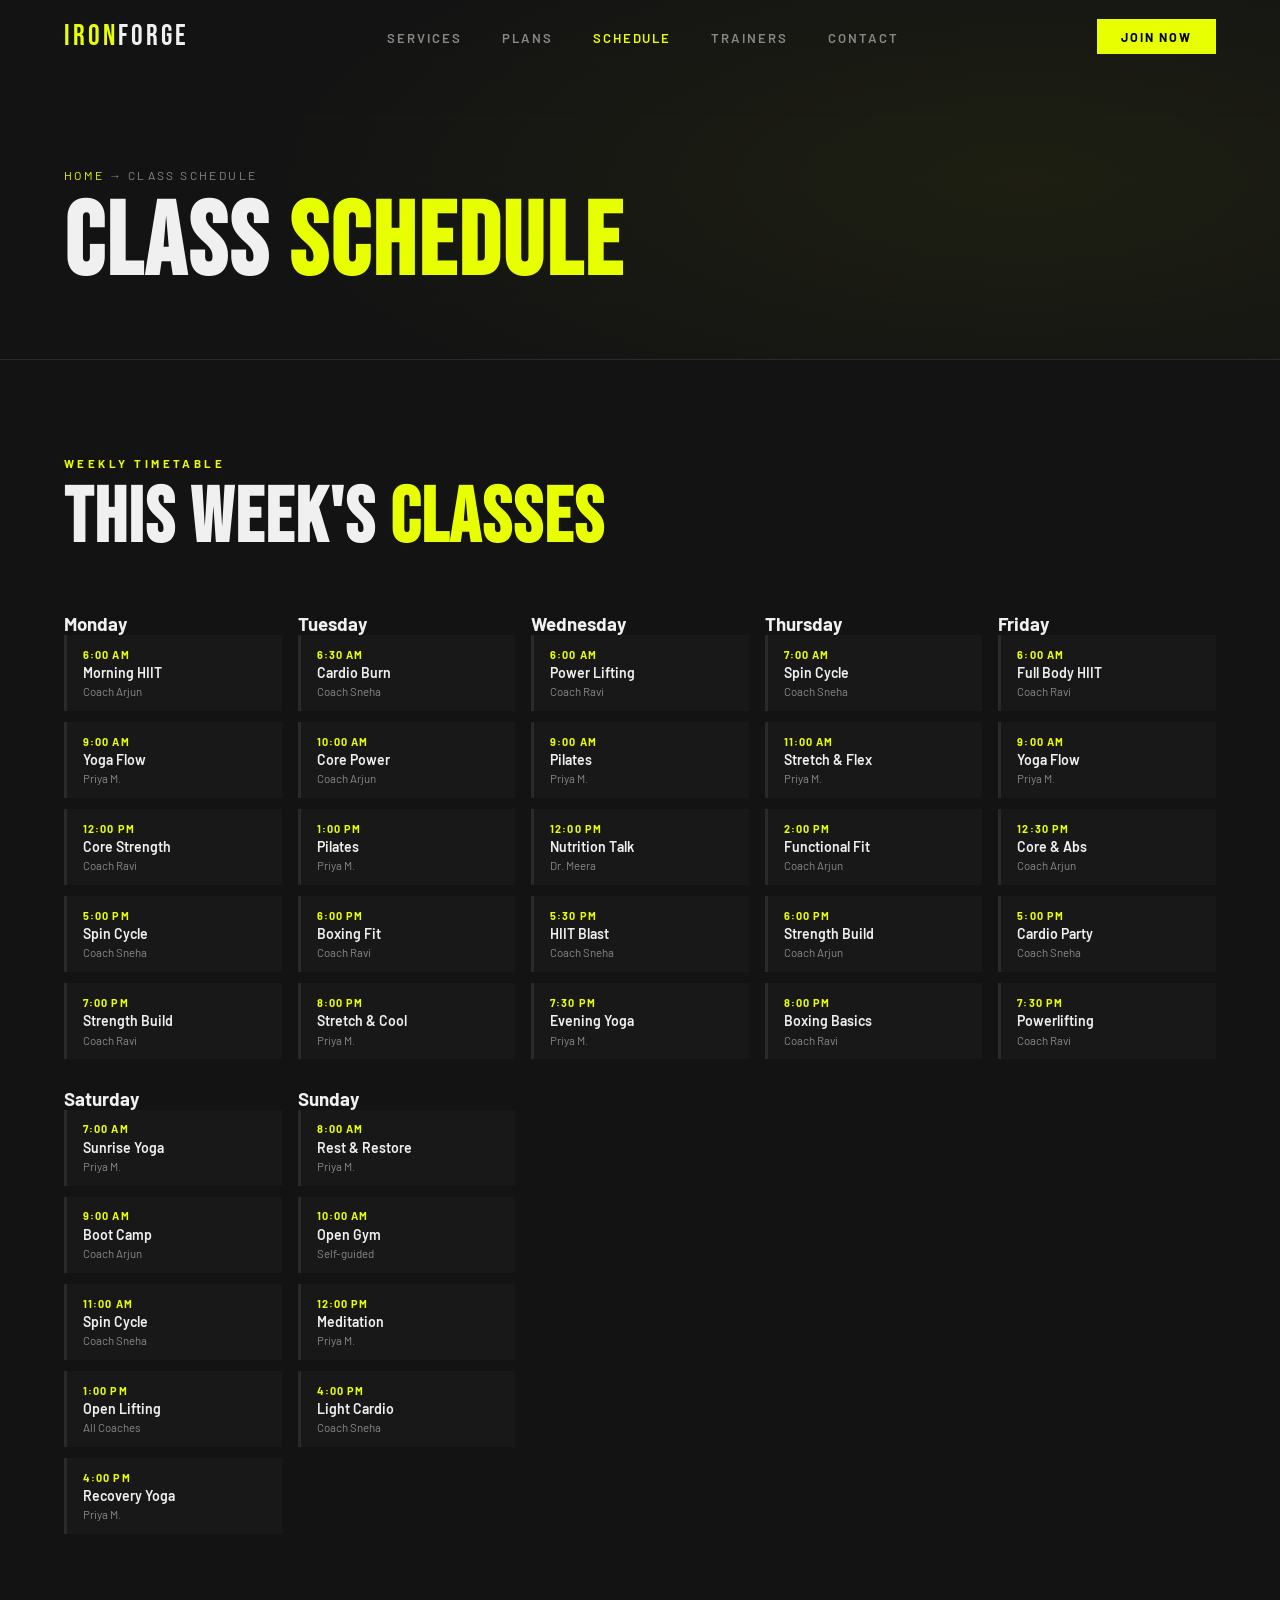
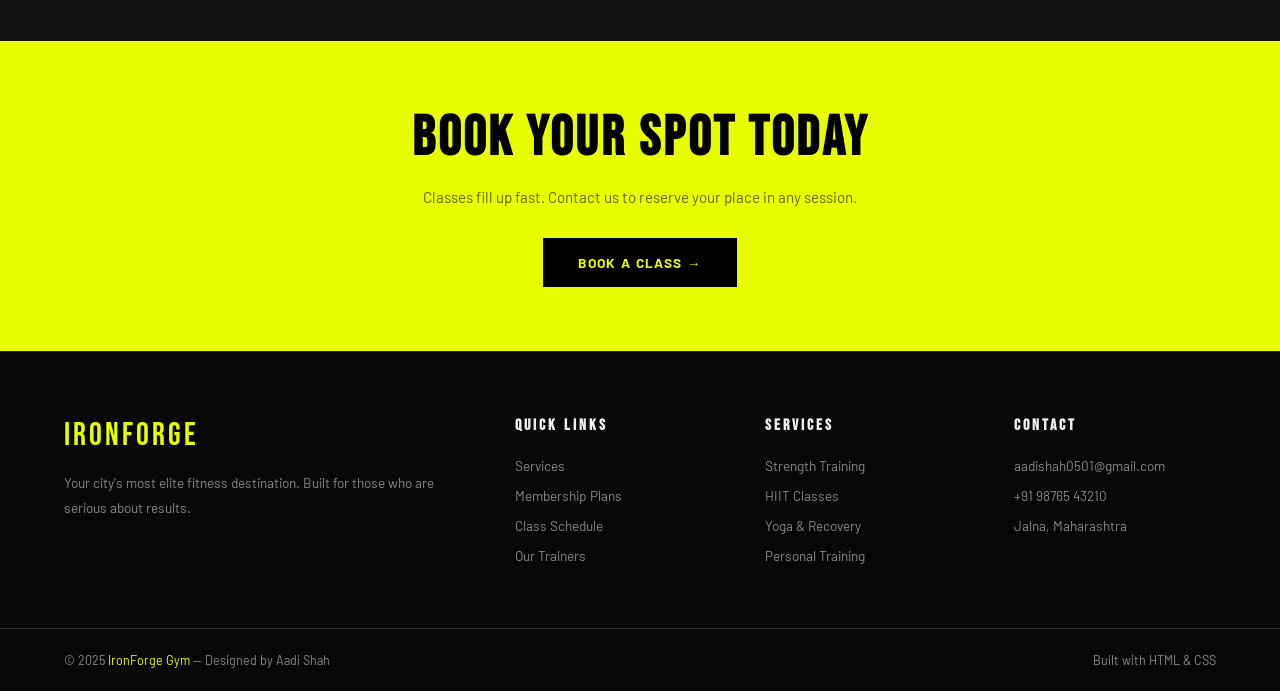
<file: schedule.html>
<!DOCTYPE html>
<html lang="en">
<head>
  <meta charset="UTF-8"/>
  <meta name="viewport" content="width=device-width, initial-scale=1.0"/>
  <title>IronForge Gym — Class Schedule</title>
  <link href="https://fonts.googleapis.com/css2?family=Bebas+Neue&family=Barlow:ital,wght@0,400;0,600;0,700;1,400&display=swap" rel="stylesheet"/>
  <link rel="stylesheet" href="style.css"/>
</head>
<body>

  <nav id="navbar">
    <a href="index.html" class="nav-logo">IRON<span>FORGE</span></a>
    <ul class="nav-links">
      <li><a href="services.html">Services</a></li>
      <li><a href="plans.html">Plans</a></li>
      <li><a href="schedule.html" class="active">Schedule</a></li>
      <li><a href="trainers.html">Trainers</a></li>
      <li><a href="contact.html">Contact</a></li>
    </ul>
    <a href="plans.html" class="nav-cta">Join Now</a>
    <button class="hamburger" id="hamburger"><span></span><span></span><span></span></button>
  </nav>
  <div class="mobile-menu" id="mobileMenu">
    <a href="services.html" onclick="closeMob()">Services</a>
    <a href="plans.html" onclick="closeMob()">Plans</a>
    <a href="schedule.html" onclick="closeMob()">Schedule</a>
    <a href="trainers.html" onclick="closeMob()">Trainers</a>
    <a href="contact.html" onclick="closeMob()">Contact</a>
  </div>

  <!-- PAGE HERO -->
  <div class="page-hero">
    <div class="page-hero-bg"></div>
    <div class="page-hero-lines"></div>
    <div>
      <div class="breadcrumb"><a href="index.html">Home</a> &rarr; Class Schedule</div>
      <h1>CLASS <span class="accent-text">SCHEDULE</span></h1>
    </div>
  </div>

  <!-- SCHEDULE -->
  <section style="background:var(--surface);">
    <div class="sec-label reveal">Weekly Timetable</div>
    <h2 class="sec-title reveal">This Week's <span class="accent-text">Classes</span></h2>
    <div class="schedule-grid">
      <div class="reveal">
        <h3>Monday</h3>
        <div class="class-slot"><div class="class-time">6:00 AM</div><div class="class-name">Morning HIIT</div><div class="class-trainer">Coach Arjun</div></div>
        <div class="class-slot"><div class="class-time">9:00 AM</div><div class="class-name">Yoga Flow</div><div class="class-trainer">Priya M.</div></div>
        <div class="class-slot"><div class="class-time">12:00 PM</div><div class="class-name">Core Strength</div><div class="class-trainer">Coach Ravi</div></div>
        <div class="class-slot"><div class="class-time">5:00 PM</div><div class="class-name">Spin Cycle</div><div class="class-trainer">Coach Sneha</div></div>
        <div class="class-slot"><div class="class-time">7:00 PM</div><div class="class-name">Strength Build</div><div class="class-trainer">Coach Ravi</div></div>
      </div>
      <div class="reveal">
        <h3>Tuesday</h3>
        <div class="class-slot"><div class="class-time">6:30 AM</div><div class="class-name">Cardio Burn</div><div class="class-trainer">Coach Sneha</div></div>
        <div class="class-slot"><div class="class-time">10:00 AM</div><div class="class-name">Core Power</div><div class="class-trainer">Coach Arjun</div></div>
        <div class="class-slot"><div class="class-time">1:00 PM</div><div class="class-name">Pilates</div><div class="class-trainer">Priya M.</div></div>
        <div class="class-slot"><div class="class-time">6:00 PM</div><div class="class-name">Boxing Fit</div><div class="class-trainer">Coach Ravi</div></div>
        <div class="class-slot"><div class="class-time">8:00 PM</div><div class="class-name">Stretch & Cool</div><div class="class-trainer">Priya M.</div></div>
      </div>
      <div class="reveal">
        <h3>Wednesday</h3>
        <div class="class-slot"><div class="class-time">6:00 AM</div><div class="class-name">Power Lifting</div><div class="class-trainer">Coach Ravi</div></div>
        <div class="class-slot"><div class="class-time">9:00 AM</div><div class="class-name">Pilates</div><div class="class-trainer">Priya M.</div></div>
        <div class="class-slot"><div class="class-time">12:00 PM</div><div class="class-name">Nutrition Talk</div><div class="class-trainer">Dr. Meera</div></div>
        <div class="class-slot"><div class="class-time">5:30 PM</div><div class="class-name">HIIT Blast</div><div class="class-trainer">Coach Sneha</div></div>
        <div class="class-slot"><div class="class-time">7:30 PM</div><div class="class-name">Evening Yoga</div><div class="class-trainer">Priya M.</div></div>
      </div>
      <div class="reveal">
        <h3>Thursday</h3>
        <div class="class-slot"><div class="class-time">7:00 AM</div><div class="class-name">Spin Cycle</div><div class="class-trainer">Coach Sneha</div></div>
        <div class="class-slot"><div class="class-time">11:00 AM</div><div class="class-name">Stretch & Flex</div><div class="class-trainer">Priya M.</div></div>
        <div class="class-slot"><div class="class-time">2:00 PM</div><div class="class-name">Functional Fit</div><div class="class-trainer">Coach Arjun</div></div>
        <div class="class-slot"><div class="class-time">6:00 PM</div><div class="class-name">Strength Build</div><div class="class-trainer">Coach Arjun</div></div>
        <div class="class-slot"><div class="class-time">8:00 PM</div><div class="class-name">Boxing Basics</div><div class="class-trainer">Coach Ravi</div></div>
      </div>
      <div class="reveal">
        <h3>Friday</h3>
        <div class="class-slot"><div class="class-time">6:00 AM</div><div class="class-name">Full Body HIIT</div><div class="class-trainer">Coach Ravi</div></div>
        <div class="class-slot"><div class="class-time">9:00 AM</div><div class="class-name">Yoga Flow</div><div class="class-trainer">Priya M.</div></div>
        <div class="class-slot"><div class="class-time">12:30 PM</div><div class="class-name">Core & Abs</div><div class="class-trainer">Coach Arjun</div></div>
        <div class="class-slot"><div class="class-time">5:00 PM</div><div class="class-name">Cardio Party</div><div class="class-trainer">Coach Sneha</div></div>
        <div class="class-slot"><div class="class-time">7:30 PM</div><div class="class-name">Powerlifting</div><div class="class-trainer">Coach Ravi</div></div>
      </div>
      <div class="reveal">
        <h3>Saturday</h3>
        <div class="class-slot"><div class="class-time">7:00 AM</div><div class="class-name">Sunrise Yoga</div><div class="class-trainer">Priya M.</div></div>
        <div class="class-slot"><div class="class-time">9:00 AM</div><div class="class-name">Boot Camp</div><div class="class-trainer">Coach Arjun</div></div>
        <div class="class-slot"><div class="class-time">11:00 AM</div><div class="class-name">Spin Cycle</div><div class="class-trainer">Coach Sneha</div></div>
        <div class="class-slot"><div class="class-time">1:00 PM</div><div class="class-name">Open Lifting</div><div class="class-trainer">All Coaches</div></div>
        <div class="class-slot"><div class="class-time">4:00 PM</div><div class="class-name">Recovery Yoga</div><div class="class-trainer">Priya M.</div></div>
      </div>
      <div class="reveal">
        <h3>Sunday</h3>
        <div class="class-slot"><div class="class-time">8:00 AM</div><div class="class-name">Rest & Restore</div><div class="class-trainer">Priya M.</div></div>
        <div class="class-slot"><div class="class-time">10:00 AM</div><div class="class-name">Open Gym</div><div class="class-trainer">Self-guided</div></div>
        <div class="class-slot"><div class="class-time">12:00 PM</div><div class="class-name">Meditation</div><div class="class-trainer">Priya M.</div></div>
        <div class="class-slot"><div class="class-time">4:00 PM</div><div class="class-name">Light Cardio</div><div class="class-trainer">Coach Sneha</div></div>
      </div>
    </div>
  </section>

  <!-- BOOK CTA -->
  <section style="padding:4rem 5%; background:var(--accent); text-align:center;">
    <h2 style="font-family:'Bebas Neue',sans-serif; font-size:clamp(2rem,5vw,3.5rem); letter-spacing:3px; color:#000; margin-bottom:1rem;">BOOK YOUR SPOT TODAY</h2>
    <p style="color:rgba(0,0,0,0.6); font-size:0.95rem; margin-bottom:2rem;">Classes fill up fast. Contact us to reserve your place in any session.</p>
    <a href="contact.html" class="btn" style="background:#000; color:var(--accent); display:inline-flex;">Book a Class &rarr;</a>
  </section>

  <!-- FOOTER -->
  <footer>
    <div class="footer-top">
      <div class="footer-brand">
        <a href="index.html" class="brand-logo">IRONFORGE</a>
        <p>Your city's most elite fitness destination. Built for those who are serious about results.</p>
      </div>
      <div class="footer-col">
        <h4>Quick Links</h4>
        <ul>
          <li><a href="services.html">Services</a></li>
          <li><a href="plans.html">Membership Plans</a></li>
          <li><a href="schedule.html">Class Schedule</a></li>
          <li><a href="trainers.html">Our Trainers</a></li>
        </ul>
      </div>
      <div class="footer-col">
        <h4>Services</h4>
        <ul>
          <li><a href="services.html">Strength Training</a></li>
          <li><a href="services.html">HIIT Classes</a></li>
          <li><a href="services.html">Yoga & Recovery</a></li>
          <li><a href="services.html">Personal Training</a></li>
        </ul>
      </div>
      <div class="footer-col">
        <h4>Contact</h4>
        <ul>
          <li><a href="mailto:aadishah0501@gmail.com">aadishah0501@gmail.com</a></li>
          <li><a href="tel:+919876543210">+91 98765 43210</a></li>
          <li><a href="contact.html">Jalna, Maharashtra</a></li>
        </ul>
      </div>
    </div>
    <div class="footer-bottom">
      <span>© 2025 <span class="accent-text">IronForge Gym</span> — Designed by Aadi Shah</span>
      <span>Built with HTML & CSS</span>
    </div>
  </footer>

  <script src="main.js"></script>
</body>
</html>
</file>
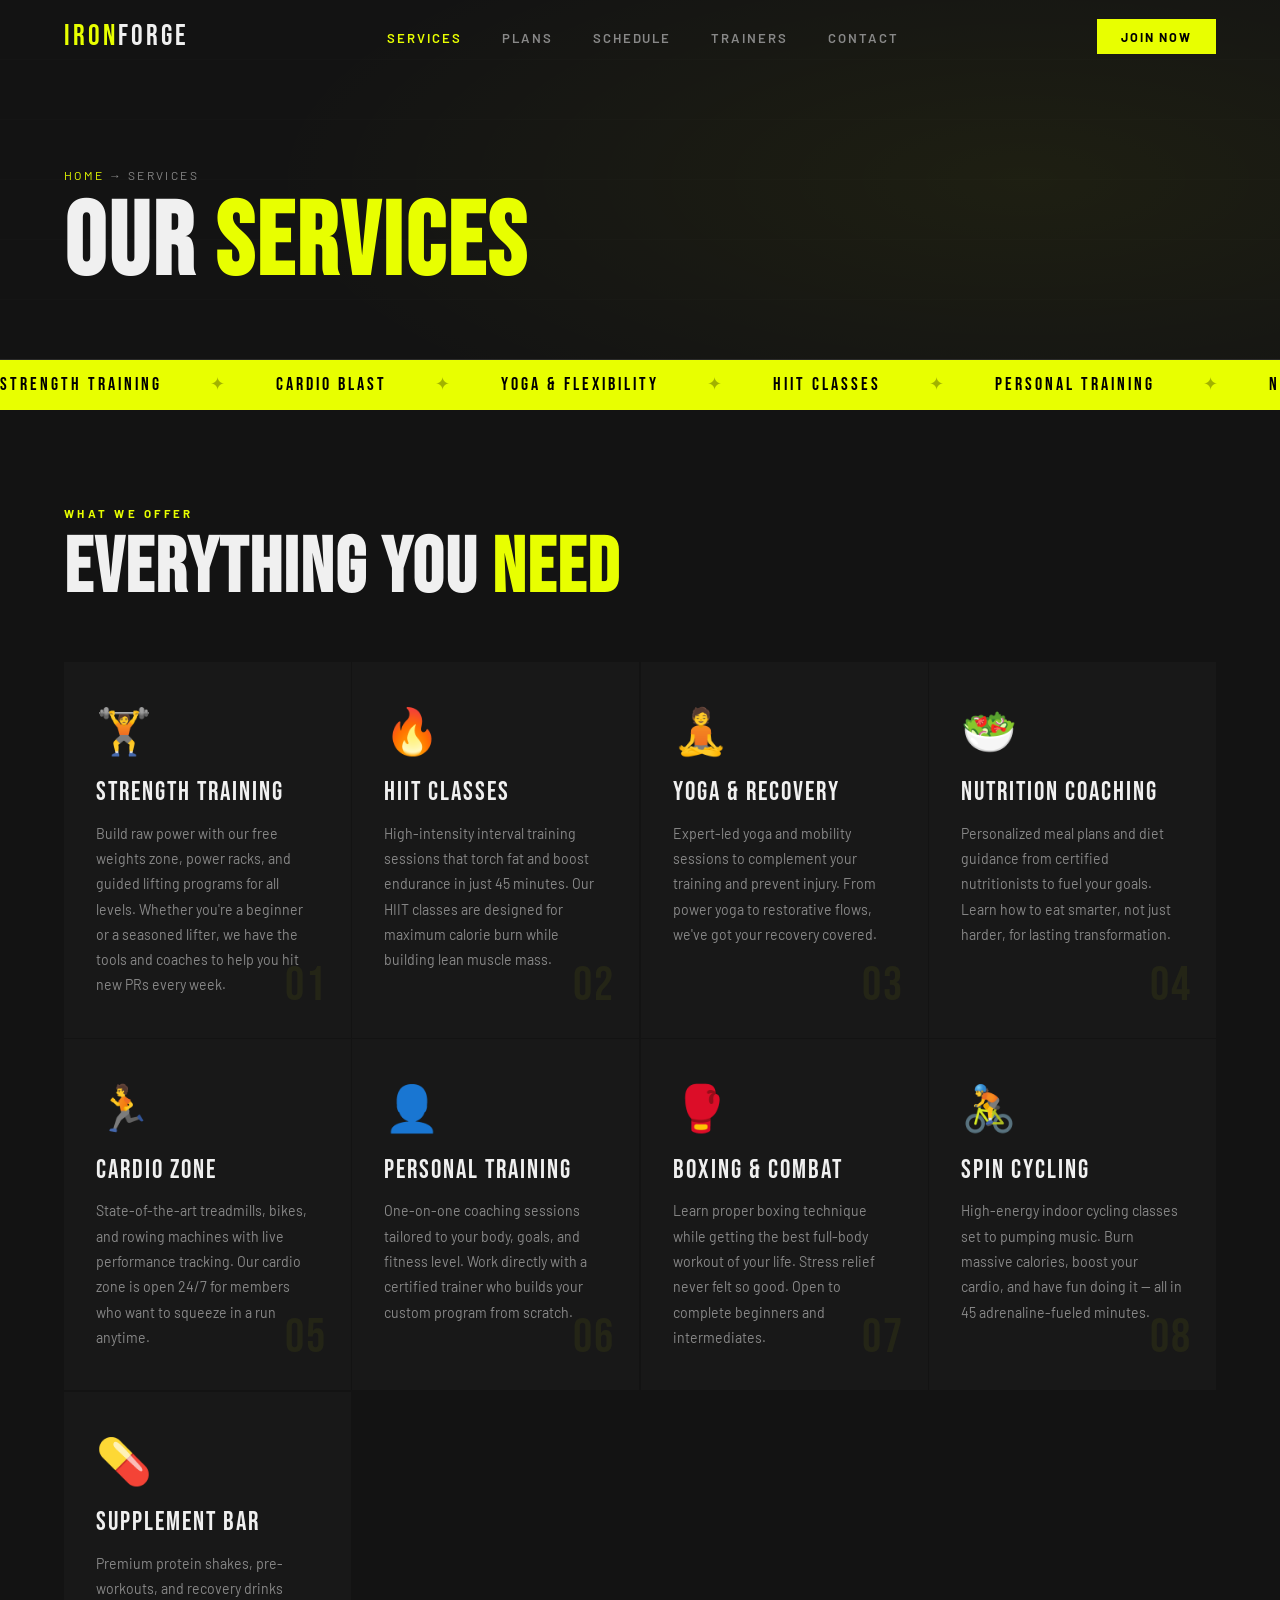
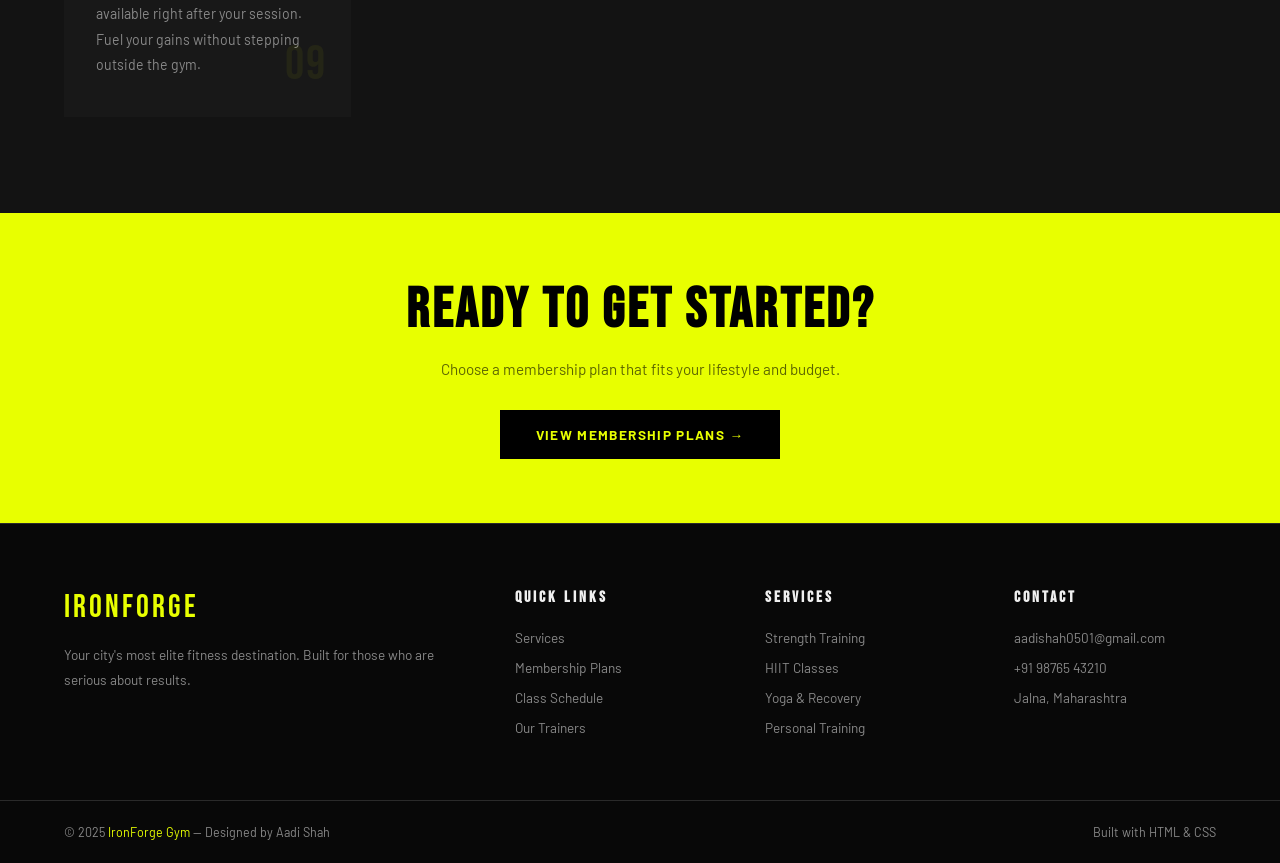
<file: services.html>
<!DOCTYPE html>
<html lang="en">
<head>
  <meta charset="UTF-8"/>
  <meta name="viewport" content="width=device-width, initial-scale=1.0"/>
  <title>IronForge Gym — Services</title>
  <link href="https://fonts.googleapis.com/css2?family=Bebas+Neue&family=Barlow:ital,wght@0,400;0,600;0,700;1,400&display=swap" rel="stylesheet"/>
  <link rel="stylesheet" href="style.css"/>
</head>
<body>

  <nav id="navbar">
    <a href="index.html" class="nav-logo">IRON<span>FORGE</span></a>
    <ul class="nav-links">
      <li><a href="services.html" class="active">Services</a></li>
      <li><a href="plans.html">Plans</a></li>
      <li><a href="schedule.html">Schedule</a></li>
      <li><a href="trainers.html">Trainers</a></li>
      <li><a href="contact.html">Contact</a></li>
    </ul>
    <a href="plans.html" class="nav-cta">Join Now</a>
    <button class="hamburger" id="hamburger"><span></span><span></span><span></span></button>
  </nav>
  <div class="mobile-menu" id="mobileMenu">
    <a href="services.html" onclick="closeMob()">Services</a>
    <a href="plans.html" onclick="closeMob()">Plans</a>
    <a href="schedule.html" onclick="closeMob()">Schedule</a>
    <a href="trainers.html" onclick="closeMob()">Trainers</a>
    <a href="contact.html" onclick="closeMob()">Contact</a>
  </div>

  <!-- PAGE HERO -->
  <div class="page-hero">
    <div class="page-hero-bg"></div>
    <div class="page-hero-lines"></div>
    <div>
      <div class="breadcrumb"><a href="index.html">Home</a> &rarr; Services</div>
      <h1>OUR <span class="accent-text">SERVICES</span></h1>
    </div>
  </div>

  <!-- MARQUEE -->
  <div class="marquee-wrap">
    <div class="marquee-track">
      <span>STRENGTH TRAINING</span><span class="sep">✦</span>
      <span>CARDIO BLAST</span><span class="sep">✦</span>
      <span>YOGA & FLEXIBILITY</span><span class="sep">✦</span>
      <span>HIIT CLASSES</span><span class="sep">✦</span>
      <span>PERSONAL TRAINING</span><span class="sep">✦</span>
      <span>NUTRITION COACHING</span><span class="sep">✦</span>
      <span>STRENGTH TRAINING</span><span class="sep">✦</span>
      <span>CARDIO BLAST</span><span class="sep">✦</span>
      <span>YOGA & FLEXIBILITY</span><span class="sep">✦</span>
      <span>HIIT CLASSES</span><span class="sep">✦</span>
      <span>PERSONAL TRAINING</span><span class="sep">✦</span>
      <span>NUTRITION COACHING</span><span class="sep">✦</span>
    </div>
  </div>

  <!-- SERVICES GRID -->
  <section style="background:var(--surface);">
    <div class="sec-label reveal">What We Offer</div>
    <h2 class="sec-title reveal">Everything You <span class="accent-text">Need</span></h2>
    <div class="services-grid">
      <div class="service-card reveal">
        <span class="service-icon">🏋️</span>
        <div class="service-title">Strength Training</div>
        <p class="service-desc">Build raw power with our free weights zone, power racks, and guided lifting programs for all levels. Whether you're a beginner or a seasoned lifter, we have the tools and coaches to help you hit new PRs every week.</p>
        <div class="service-num">01</div>
      </div>
      <div class="service-card reveal">
        <span class="service-icon">🔥</span>
        <div class="service-title">HIIT Classes</div>
        <p class="service-desc">High-intensity interval training sessions that torch fat and boost endurance in just 45 minutes. Our HIIT classes are designed for maximum calorie burn while building lean muscle mass.</p>
        <div class="service-num">02</div>
      </div>
      <div class="service-card reveal">
        <span class="service-icon">🧘</span>
        <div class="service-title">Yoga & Recovery</div>
        <p class="service-desc">Expert-led yoga and mobility sessions to complement your training and prevent injury. From power yoga to restorative flows, we've got your recovery covered.</p>
        <div class="service-num">03</div>
      </div>
      <div class="service-card reveal">
        <span class="service-icon">🥗</span>
        <div class="service-title">Nutrition Coaching</div>
        <p class="service-desc">Personalized meal plans and diet guidance from certified nutritionists to fuel your goals. Learn how to eat smarter, not just harder, for lasting transformation.</p>
        <div class="service-num">04</div>
      </div>
      <div class="service-card reveal">
        <span class="service-icon">🏃</span>
        <div class="service-title">Cardio Zone</div>
        <p class="service-desc">State-of-the-art treadmills, bikes, and rowing machines with live performance tracking. Our cardio zone is open 24/7 for members who want to squeeze in a run anytime.</p>
        <div class="service-num">05</div>
      </div>
      <div class="service-card reveal">
        <span class="service-icon">👤</span>
        <div class="service-title">Personal Training</div>
        <p class="service-desc">One-on-one coaching sessions tailored to your body, goals, and fitness level. Work directly with a certified trainer who builds your custom program from scratch.</p>
        <div class="service-num">06</div>
      </div>
      <div class="service-card reveal">
        <span class="service-icon">🥊</span>
        <div class="service-title">Boxing & Combat</div>
        <p class="service-desc">Learn proper boxing technique while getting the best full-body workout of your life. Stress relief never felt so good. Open to complete beginners and intermediates.</p>
        <div class="service-num">07</div>
      </div>
      <div class="service-card reveal">
        <span class="service-icon">🚴</span>
        <div class="service-title">Spin Cycling</div>
        <p class="service-desc">High-energy indoor cycling classes set to pumping music. Burn massive calories, boost your cardio, and have fun doing it — all in 45 adrenaline-fueled minutes.</p>
        <div class="service-num">08</div>
      </div>
      <div class="service-card reveal">
        <span class="service-icon">💊</span>
        <div class="service-title">Supplement Bar</div>
        <p class="service-desc">Premium protein shakes, pre-workouts, and recovery drinks available right after your session. Fuel your gains without stepping outside the gym.</p>
        <div class="service-num">09</div>
      </div>
    </div>
  </section>

  <!-- CTA -->
  <section style="padding:4rem 5%; background:var(--accent); text-align:center;">
    <h2 style="font-family:'Bebas Neue',sans-serif; font-size:clamp(2rem,5vw,3.5rem); letter-spacing:3px; color:#000; margin-bottom:1rem;">READY TO GET STARTED?</h2>
    <p style="color:rgba(0,0,0,0.6); font-size:0.95rem; margin-bottom:2rem;">Choose a membership plan that fits your lifestyle and budget.</p>
    <a href="plans.html" class="btn" style="background:#000; color:var(--accent); display:inline-flex;">View Membership Plans &rarr;</a>
  </section>

  <!-- FOOTER -->
  <footer>
    <div class="footer-top">
      <div class="footer-brand">
        <a href="index.html" class="brand-logo">IRONFORGE</a>
        <p>Your city's most elite fitness destination. Built for those who are serious about results.</p>
      </div>
      <div class="footer-col">
        <h4>Quick Links</h4>
        <ul>
          <li><a href="services.html">Services</a></li>
          <li><a href="plans.html">Membership Plans</a></li>
          <li><a href="schedule.html">Class Schedule</a></li>
          <li><a href="trainers.html">Our Trainers</a></li>
        </ul>
      </div>
      <div class="footer-col">
        <h4>Services</h4>
        <ul>
          <li><a href="services.html">Strength Training</a></li>
          <li><a href="services.html">HIIT Classes</a></li>
          <li><a href="services.html">Yoga & Recovery</a></li>
          <li><a href="services.html">Personal Training</a></li>
        </ul>
      </div>
      <div class="footer-col">
        <h4>Contact</h4>
        <ul>
          <li><a href="mailto:aadishah0501@gmail.com">aadishah0501@gmail.com</a></li>
          <li><a href="tel:+919876543210">+91 98765 43210</a></li>
          <li><a href="contact.html">Jalna, Maharashtra</a></li>
        </ul>
      </div>
    </div>
    <div class="footer-bottom">
      <span>© 2025 <span class="accent-text">IronForge Gym</span> — Designed by Aadi Shah</span>
      <span>Built with HTML & CSS</span>
    </div>
  </footer>

  <script src="main.js"></script>
</body>
</html>
</file>
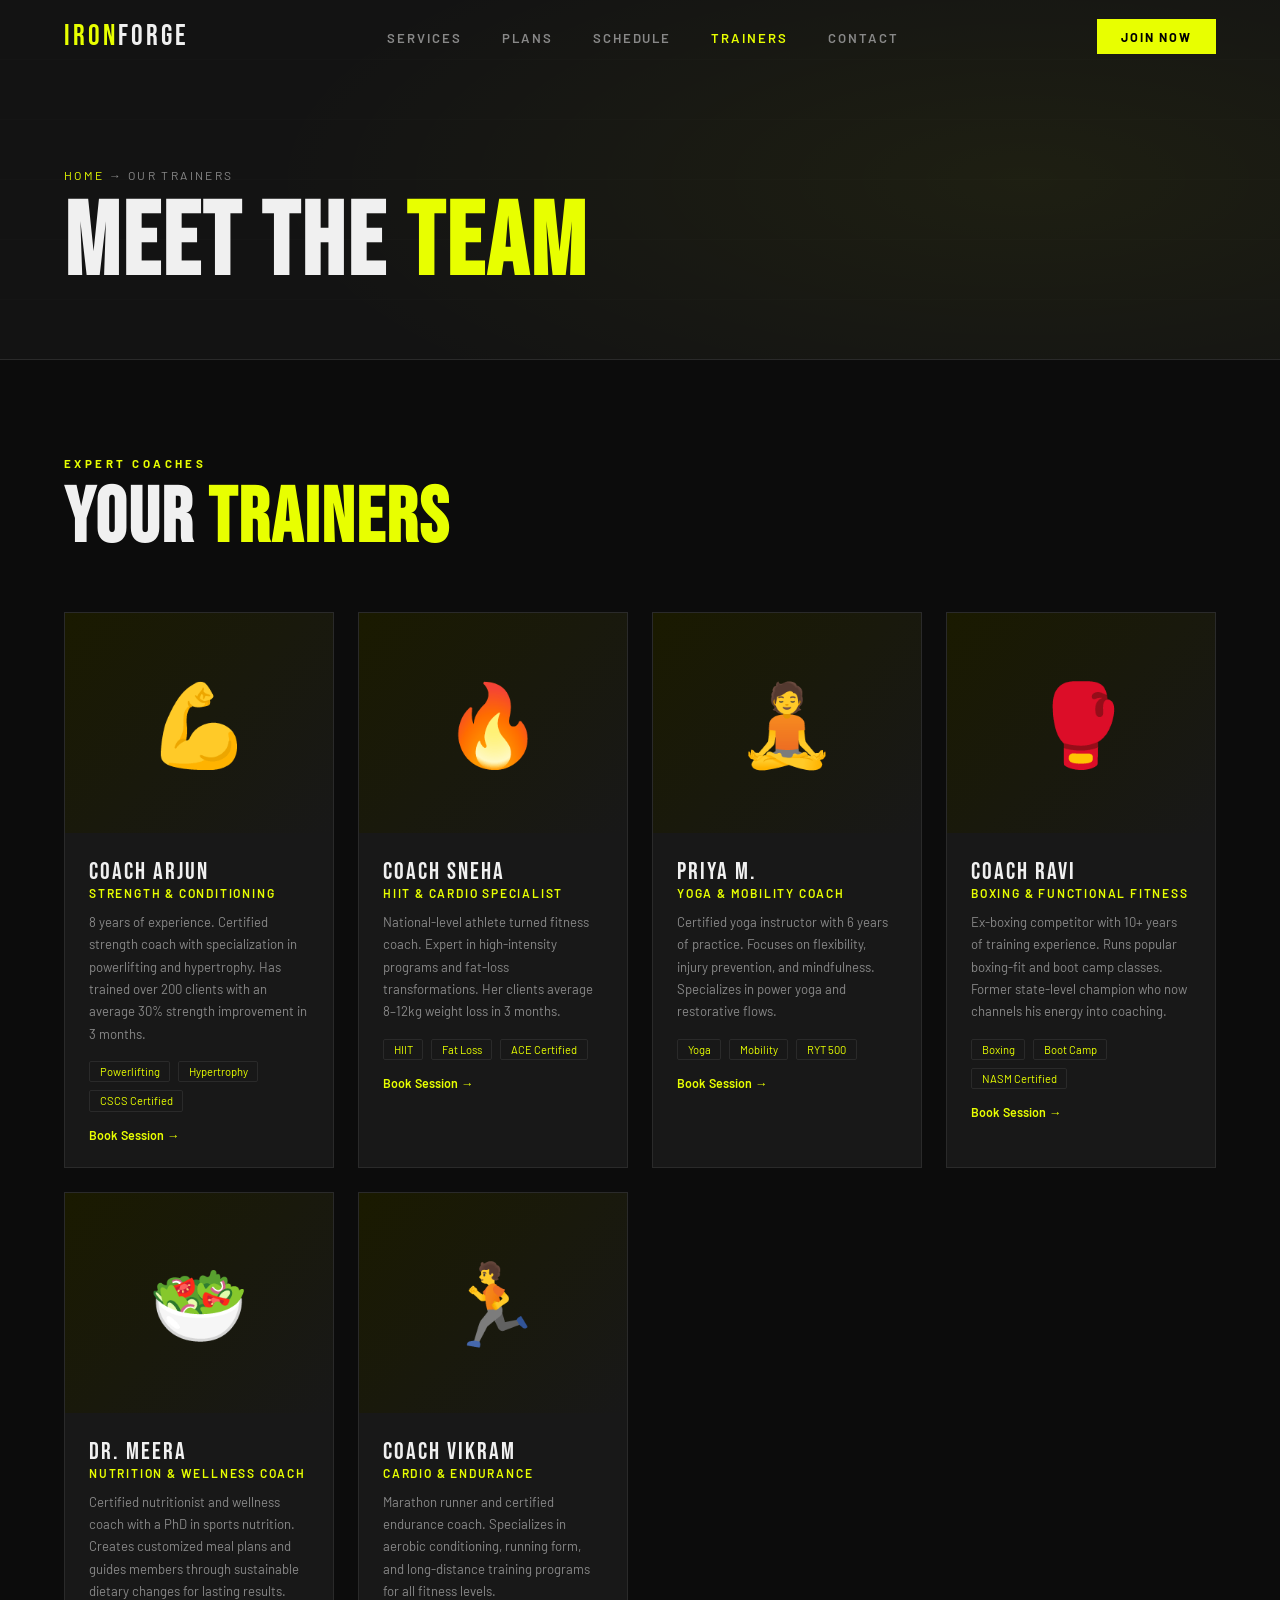
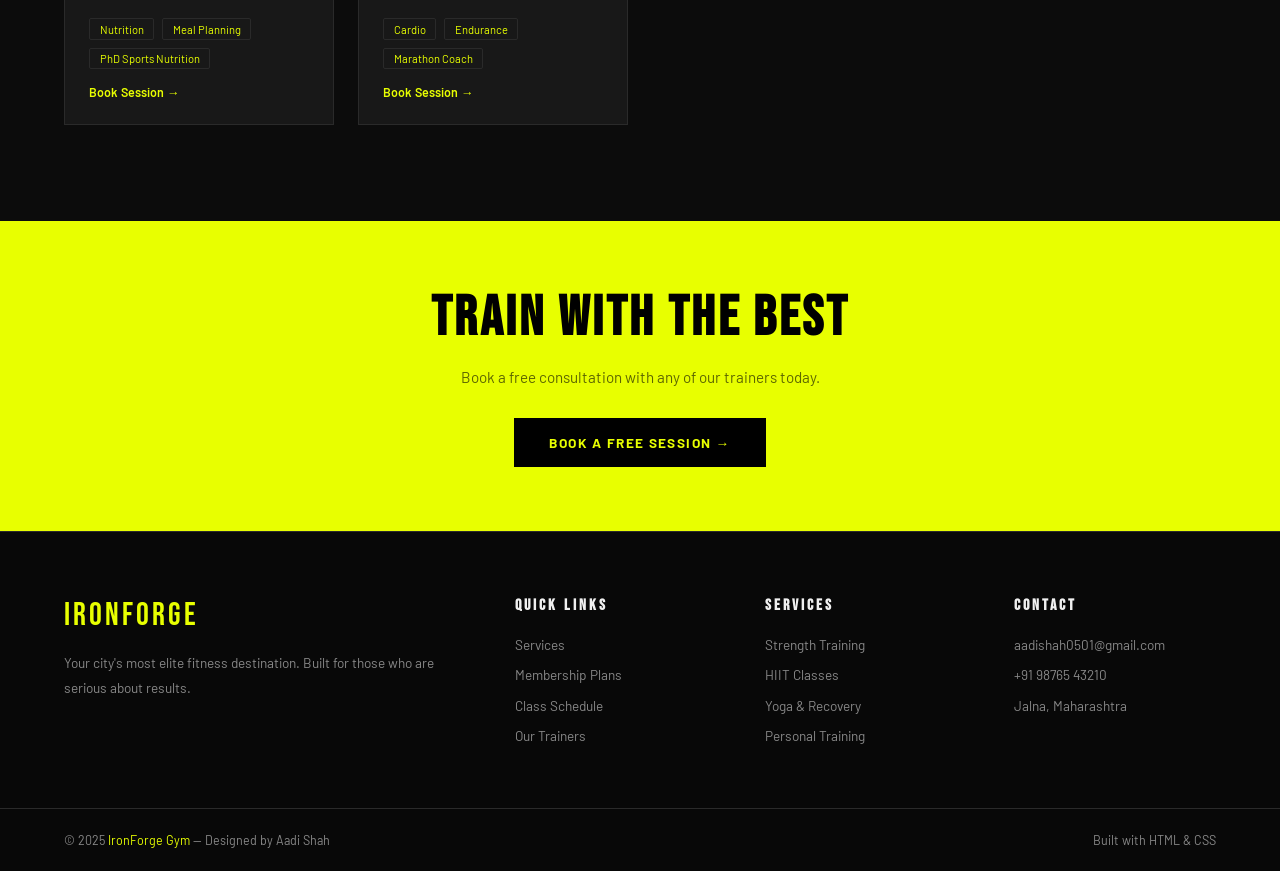
<file: trainers.html>
<!DOCTYPE html>
<html lang="en">
<head>
  <meta charset="UTF-8"/>
  <meta name="viewport" content="width=device-width, initial-scale=1.0"/>
  <title>IronForge Gym — Our Trainers</title>
  <link href="https://fonts.googleapis.com/css2?family=Bebas+Neue&family=Barlow:ital,wght@0,400;0,600;0,700;1,400&display=swap" rel="stylesheet"/>
  <link rel="stylesheet" href="style.css"/>
</head>
<body>

  <nav id="navbar">
    <a href="index.html" class="nav-logo">IRON<span>FORGE</span></a>
    <ul class="nav-links">
      <li><a href="services.html">Services</a></li>
      <li><a href="plans.html">Plans</a></li>
      <li><a href="schedule.html">Schedule</a></li>
      <li><a href="trainers.html" class="active">Trainers</a></li>
      <li><a href="contact.html">Contact</a></li>
    </ul>
    <a href="plans.html" class="nav-cta">Join Now</a>
    <button class="hamburger" id="hamburger"><span></span><span></span><span></span></button>
  </nav>
  <div class="mobile-menu" id="mobileMenu">
    <a href="services.html" onclick="closeMob()">Services</a>
    <a href="plans.html" onclick="closeMob()">Plans</a>
    <a href="schedule.html" onclick="closeMob()">Schedule</a>
    <a href="trainers.html" onclick="closeMob()">Trainers</a>
    <a href="contact.html" onclick="closeMob()">Contact</a>
  </div>

  <!-- PAGE HERO -->
  <div class="page-hero">
    <div class="page-hero-bg"></div>
    <div class="page-hero-lines"></div>
    <div>
      <div class="breadcrumb"><a href="index.html">Home</a> &rarr; Our Trainers</div>
      <h1>MEET THE <span class="accent-text">TEAM</span></h1>
    </div>
  </div>

  <!-- TRAINERS -->
  <section style="background:var(--bg);">
    <div class="sec-label reveal">Expert Coaches</div>
    <h2 class="sec-title reveal">Your <span class="accent-text">Trainers</span></h2>
    <div class="trainers-grid">
      <div class="trainer-card reveal">
        <div class="trainer-img">💪</div>
        <div class="trainer-info">
          <div class="trainer-name">Coach Arjun</div>
          <div class="trainer-role">Strength & Conditioning</div>
          <p class="trainer-bio">8 years of experience. Certified strength coach with specialization in powerlifting and hypertrophy. Has trained over 200 clients with an average 30% strength improvement in 3 months.</p>
          <div style="margin-top:1rem; display:flex; flex-wrap:wrap; gap:0.5rem;">
            <span style="font-size:0.7rem; background:var(--card); border:1px solid var(--border); color:var(--accent); padding:0.2rem 0.6rem; border-radius:2px;">Powerlifting</span>
            <span style="font-size:0.7rem; background:var(--card); border:1px solid var(--border); color:var(--accent); padding:0.2rem 0.6rem; border-radius:2px;">Hypertrophy</span>
            <span style="font-size:0.7rem; background:var(--card); border:1px solid var(--border); color:var(--accent); padding:0.2rem 0.6rem; border-radius:2px;">CSCS Certified</span>
          </div>
          <a href="contact.html" style="display:inline-block; margin-top:1rem; font-size:0.78rem; color:var(--accent); text-decoration:none; font-weight:600;">Book Session &rarr;</a>
        </div>
      </div>
      <div class="trainer-card reveal">
        <div class="trainer-img">🔥</div>
        <div class="trainer-info">
          <div class="trainer-name">Coach Sneha</div>
          <div class="trainer-role">HIIT & Cardio Specialist</div>
          <p class="trainer-bio">National-level athlete turned fitness coach. Expert in high-intensity programs and fat-loss transformations. Her clients average 8–12kg weight loss in 3 months.</p>
          <div style="margin-top:1rem; display:flex; flex-wrap:wrap; gap:0.5rem;">
            <span style="font-size:0.7rem; background:var(--card); border:1px solid var(--border); color:var(--accent); padding:0.2rem 0.6rem; border-radius:2px;">HIIT</span>
            <span style="font-size:0.7rem; background:var(--card); border:1px solid var(--border); color:var(--accent); padding:0.2rem 0.6rem; border-radius:2px;">Fat Loss</span>
            <span style="font-size:0.7rem; background:var(--card); border:1px solid var(--border); color:var(--accent); padding:0.2rem 0.6rem; border-radius:2px;">ACE Certified</span>
          </div>
          <a href="contact.html" style="display:inline-block; margin-top:1rem; font-size:0.78rem; color:var(--accent); text-decoration:none; font-weight:600;">Book Session &rarr;</a>
        </div>
      </div>
      <div class="trainer-card reveal">
        <div class="trainer-img">🧘</div>
        <div class="trainer-info">
          <div class="trainer-name">Priya M.</div>
          <div class="trainer-role">Yoga & Mobility Coach</div>
          <p class="trainer-bio">Certified yoga instructor with 6 years of practice. Focuses on flexibility, injury prevention, and mindfulness. Specializes in power yoga and restorative flows.</p>
          <div style="margin-top:1rem; display:flex; flex-wrap:wrap; gap:0.5rem;">
            <span style="font-size:0.7rem; background:var(--card); border:1px solid var(--border); color:var(--accent); padding:0.2rem 0.6rem; border-radius:2px;">Yoga</span>
            <span style="font-size:0.7rem; background:var(--card); border:1px solid var(--border); color:var(--accent); padding:0.2rem 0.6rem; border-radius:2px;">Mobility</span>
            <span style="font-size:0.7rem; background:var(--card); border:1px solid var(--border); color:var(--accent); padding:0.2rem 0.6rem; border-radius:2px;">RYT 500</span>
          </div>
          <a href="contact.html" style="display:inline-block; margin-top:1rem; font-size:0.78rem; color:var(--accent); text-decoration:none; font-weight:600;">Book Session &rarr;</a>
        </div>
      </div>
      <div class="trainer-card reveal">
        <div class="trainer-img">🥊</div>
        <div class="trainer-info">
          <div class="trainer-name">Coach Ravi</div>
          <div class="trainer-role">Boxing & Functional Fitness</div>
          <p class="trainer-bio">Ex-boxing competitor with 10+ years of training experience. Runs popular boxing-fit and boot camp classes. Former state-level champion who now channels his energy into coaching.</p>
          <div style="margin-top:1rem; display:flex; flex-wrap:wrap; gap:0.5rem;">
            <span style="font-size:0.7rem; background:var(--card); border:1px solid var(--border); color:var(--accent); padding:0.2rem 0.6rem; border-radius:2px;">Boxing</span>
            <span style="font-size:0.7rem; background:var(--card); border:1px solid var(--border); color:var(--accent); padding:0.2rem 0.6rem; border-radius:2px;">Boot Camp</span>
            <span style="font-size:0.7rem; background:var(--card); border:1px solid var(--border); color:var(--accent); padding:0.2rem 0.6rem; border-radius:2px;">NASM Certified</span>
          </div>
          <a href="contact.html" style="display:inline-block; margin-top:1rem; font-size:0.78rem; color:var(--accent); text-decoration:none; font-weight:600;">Book Session &rarr;</a>
        </div>
      </div>
      <div class="trainer-card reveal">
        <div class="trainer-img">🥗</div>
        <div class="trainer-info">
          <div class="trainer-name">Dr. Meera</div>
          <div class="trainer-role">Nutrition & Wellness Coach</div>
          <p class="trainer-bio">Certified nutritionist and wellness coach with a PhD in sports nutrition. Creates customized meal plans and guides members through sustainable dietary changes for lasting results.</p>
          <div style="margin-top:1rem; display:flex; flex-wrap:wrap; gap:0.5rem;">
            <span style="font-size:0.7rem; background:var(--card); border:1px solid var(--border); color:var(--accent); padding:0.2rem 0.6rem; border-radius:2px;">Nutrition</span>
            <span style="font-size:0.7rem; background:var(--card); border:1px solid var(--border); color:var(--accent); padding:0.2rem 0.6rem; border-radius:2px;">Meal Planning</span>
            <span style="font-size:0.7rem; background:var(--card); border:1px solid var(--border); color:var(--accent); padding:0.2rem 0.6rem; border-radius:2px;">PhD Sports Nutrition</span>
          </div>
          <a href="contact.html" style="display:inline-block; margin-top:1rem; font-size:0.78rem; color:var(--accent); text-decoration:none; font-weight:600;">Book Session &rarr;</a>
        </div>
      </div>
      <div class="trainer-card reveal">
        <div class="trainer-img">🏃</div>
        <div class="trainer-info">
          <div class="trainer-name">Coach Vikram</div>
          <div class="trainer-role">Cardio & Endurance</div>
          <p class="trainer-bio">Marathon runner and certified endurance coach. Specializes in aerobic conditioning, running form, and long-distance training programs for all fitness levels.</p>
          <div style="margin-top:1rem; display:flex; flex-wrap:wrap; gap:0.5rem;">
            <span style="font-size:0.7rem; background:var(--card); border:1px solid var(--border); color:var(--accent); padding:0.2rem 0.6rem; border-radius:2px;">Cardio</span>
            <span style="font-size:0.7rem; background:var(--card); border:1px solid var(--border); color:var(--accent); padding:0.2rem 0.6rem; border-radius:2px;">Endurance</span>
            <span style="font-size:0.7rem; background:var(--card); border:1px solid var(--border); color:var(--accent); padding:0.2rem 0.6rem; border-radius:2px;">Marathon Coach</span>
          </div>
          <a href="contact.html" style="display:inline-block; margin-top:1rem; font-size:0.78rem; color:var(--accent); text-decoration:none; font-weight:600;">Book Session &rarr;</a>
        </div>
      </div>
    </div>
  </section>

  <!-- JOIN CTA -->
  <section style="padding:4rem 5%; background:var(--accent); text-align:center;">
    <h2 style="font-family:'Bebas Neue',sans-serif; font-size:clamp(2rem,5vw,3.5rem); letter-spacing:3px; color:#000; margin-bottom:1rem;">TRAIN WITH THE BEST</h2>
    <p style="color:rgba(0,0,0,0.6); font-size:0.95rem; margin-bottom:2rem;">Book a free consultation with any of our trainers today.</p>
    <a href="contact.html" class="btn" style="background:#000; color:var(--accent); display:inline-flex;">Book a Free Session &rarr;</a>
  </section>

  <!-- FOOTER -->
  <footer>
    <div class="footer-top">
      <div class="footer-brand">
        <a href="index.html" class="brand-logo">IRONFORGE</a>
        <p>Your city's most elite fitness destination. Built for those who are serious about results.</p>
      </div>
      <div class="footer-col">
        <h4>Quick Links</h4>
        <ul>
          <li><a href="services.html">Services</a></li>
          <li><a href="plans.html">Membership Plans</a></li>
          <li><a href="schedule.html">Class Schedule</a></li>
          <li><a href="trainers.html">Our Trainers</a></li>
        </ul>
      </div>
      <div class="footer-col">
        <h4>Services</h4>
        <ul>
          <li><a href="services.html">Strength Training</a></li>
          <li><a href="services.html">HIIT Classes</a></li>
          <li><a href="services.html">Yoga & Recovery</a></li>
          <li><a href="services.html">Personal Training</a></li>
        </ul>
      </div>
      <div class="footer-col">
        <h4>Contact</h4>
        <ul>
          <li><a href="mailto:aadishah0501@gmail.com">aadishah0501@gmail.com</a></li>
          <li><a href="tel:+919876543210">+91 98765 43210</a></li>
          <li><a href="contact.html">Jalna, Maharashtra</a></li>
        </ul>
      </div>
    </div>
    <div class="footer-bottom">
      <span>© 2025 <span class="accent-text">IronForge Gym</span> — Designed by Aadi Shah</span>
      <span>Built with HTML & CSS</span>
    </div>
  </footer>

  <script src="main.js"></script>
</body>
</html>
</file>
<file: style.css>
/* ── VARIABLES ── */
:root {
  --bg: #0c0c0c;
  --surface: #131313;
  --card: #181818;
  --border: #2a2a2a;
  --accent: #e8ff00;
  --accent2: #ff4500;
  --text: #f0f0f0;
  --muted: #888;
}

/* ── RESET ── */
*, *::before, *::after { box-sizing: border-box; margin: 0; padding: 0; }
html { scroll-behavior: smooth; }
body {
  background: var(--bg);
  color: var(--text);
  font-family: 'Barlow', sans-serif;
  overflow-x: hidden;
}
::-webkit-scrollbar { width: 4px; }
::-webkit-scrollbar-track { background: var(--bg); }
::-webkit-scrollbar-thumb { background: var(--accent); }

/* ── NAV ── */
nav {
  position: fixed; top: 0; left: 0; right: 0; z-index: 200;
  display: flex; align-items: center; justify-content: space-between;
  padding: 1.2rem 5%;
  transition: background 0.3s, border-color 0.3s;
  border-bottom: 1px solid transparent;
}
nav.scrolled {
  background: rgba(12,12,12,0.95);
  backdrop-filter: blur(12px);
  border-color: var(--border);
}
.nav-logo {
  font-family: 'Bebas Neue', sans-serif;
  font-size: 1.8rem; letter-spacing: 3px;
  color: var(--accent); text-decoration: none;
}
.nav-logo span { color: var(--text); }
.nav-links { display: flex; gap: 2.5rem; list-style: none; }
.nav-links a {
  color: var(--muted); text-decoration: none;
  font-size: 0.82rem; font-weight: 600;
  letter-spacing: 0.15em; text-transform: uppercase;
  transition: color 0.2s;
}
.nav-links a:hover, .nav-links a.active { color: var(--accent); }
.nav-cta {
  background: var(--accent); color: #000;
  font-family: 'Barlow', sans-serif; font-weight: 700;
  font-size: 0.78rem; letter-spacing: 0.15em; text-transform: uppercase;
  padding: 0.65rem 1.5rem; text-decoration: none; border: none;
  cursor: pointer; transition: background 0.2s, transform 0.2s;
}
.nav-cta:hover { background: #fff; transform: translateY(-1px); }

/* Hamburger */
.hamburger {
  display: none; flex-direction: column; gap: 5px;
  cursor: pointer; background: none; border: none; padding: 4px;
}
.hamburger span { display: block; width: 26px; height: 2px; background: var(--text); transition: 0.3s; }
.hamburger.open span:nth-child(1) { transform: rotate(45deg) translate(5px,5px); }
.hamburger.open span:nth-child(2) { opacity: 0; }
.hamburger.open span:nth-child(3) { transform: rotate(-45deg) translate(5px,-5px); }
.mobile-menu {
  display: none; position: fixed; inset: 0; background: #0c0c0c;
  z-index: 199; flex-direction: column; align-items: center; justify-content: center; gap: 2.5rem;
}
.mobile-menu.open { display: flex; }
.mobile-menu a {
  font-family: 'Bebas Neue', sans-serif;
  font-size: 3rem; letter-spacing: 4px;
  color: var(--text); text-decoration: none; transition: color 0.2s;
}
.mobile-menu a:hover { color: var(--accent); }

/* ── HERO ── */
#hero {
  min-height: 100vh;
  display: grid; grid-template-columns: 1fr 1fr;
  align-items: center; padding: 0 5%; padding-top: 80px;
  position: relative; overflow: hidden;
}
.hero-bg-text {
  position: absolute;
  font-family: 'Bebas Neue', sans-serif;
  font-size: clamp(12rem,22vw,22rem);
  color: rgba(232,255,0,0.03); letter-spacing: -5px;
  top: 50%; left: 50%; transform: translate(-50%,-50%);
  white-space: nowrap; pointer-events: none;
  animation: bgPulse 4s ease-in-out infinite;
}
@keyframes bgPulse { 0%,100%{opacity:1;}50%{opacity:0.5;} }
.hero-lines {
  position: absolute; inset: 0;
  background: repeating-linear-gradient(0deg,transparent,transparent 59px,rgba(255,255,255,0.02) 60px);
  pointer-events: none;
}
.hero-left { position: relative; z-index: 2; }
.hero-tag {
  display: inline-flex; align-items: center; gap: 0.6rem;
  font-size: 0.72rem; font-weight: 600; letter-spacing: 0.25em;
  text-transform: uppercase; color: var(--accent); margin-bottom: 1.5rem;
  animation: fadeUp 0.7s ease both;
}
.hero-tag-dot { width: 6px; height: 6px; background: var(--accent); border-radius: 50%; animation: blink 1.2s ease infinite; }
@keyframes blink { 0%,100%{opacity:1;}50%{opacity:0.2;} }
.hero-title {
  font-family: 'Bebas Neue', sans-serif;
  font-size: clamp(4.5rem,10vw,9rem);
  line-height: 0.9; letter-spacing: 2px; margin-bottom: 1.5rem;
  animation: fadeUp 0.7s 0.1s ease both;
}
.hero-title .accent-text { color: var(--accent); }
.hero-title .stroke { -webkit-text-stroke: 2px var(--text); color: transparent; }
.hero-sub {
  color: var(--muted); font-size: 1rem; line-height: 1.8;
  max-width: 480px; margin-bottom: 2.5rem;
  animation: fadeUp 0.7s 0.2s ease both;
}
.hero-btns { display: flex; gap: 1rem; flex-wrap: wrap; animation: fadeUp 0.7s 0.3s ease both; }
.hero-stats { display: flex; gap: 2.5rem; margin-top: 3rem; animation: fadeUp 0.7s 0.4s ease both; }
.stat-num { font-family: 'Bebas Neue', sans-serif; font-size: 2.8rem; letter-spacing:1px; color: var(--accent); line-height: 1; }
.stat-label { font-size: 0.72rem; color: var(--muted); letter-spacing: 0.1em; text-transform: uppercase; margin-top: 0.3rem; }
.hero-right { position: relative; z-index: 2; display: flex; align-items: center; justify-content: center; }
.hero-img-box {
  position: relative;
  width: clamp(260px,38vw,480px); height: clamp(340px,55vw,640px);
  animation: fadeUp 0.9s 0.2s ease both;
}
.hero-img-bg {
  position: absolute; inset: 0;
  background: linear-gradient(135deg,#1a1a00,#1c1c1c);
  border: 1px solid rgba(232,255,0,0.15);
  clip-path: polygon(0 0,90% 0,100% 10%,100% 100%,10% 100%,0 90%);
}
.hero-img-content {
  position: absolute; inset: 0;
  display: flex; flex-direction: column; align-items: center; justify-content: center; gap: 1rem;
}
.hero-big-icon { font-size: 8rem; filter: drop-shadow(0 0 30px rgba(232,255,0,0.4)); animation: float 3s ease-in-out infinite; }
@keyframes float { 0%,100%{transform:translateY(0);}50%{transform:translateY(-12px);} }
.hero-img-label { font-family:'Bebas Neue',sans-serif; font-size:1.4rem; letter-spacing:4px; color:rgba(232,255,0,0.6); }
.hero-img-box::before {
  content:''; position:absolute; top:-12px; right:-12px;
  width:80px; height:80px; border-top:3px solid var(--accent); border-right:3px solid var(--accent);
}
.hero-img-box::after {
  content:''; position:absolute; bottom:-12px; left:-12px;
  width:80px; height:80px; border-bottom:3px solid var(--accent2); border-left:3px solid var(--accent2);
}
.scroll-hint {
  position: absolute; bottom:2rem; left:5%;
  display: flex; align-items: center; gap:1rem;
  color: var(--muted); font-size:0.7rem; letter-spacing:0.2em; text-transform:uppercase;
}
.scroll-hint-line { width:50px; height:1px; background:linear-gradient(to right,var(--accent),transparent); }

/* ── PAGE HERO (inner pages) ── */
.page-hero {
  min-height: 40vh;
  display: flex; align-items: center;
  padding: 0 5%; padding-top: 100px;
  position: relative; overflow: hidden;
  background: var(--surface);
  border-bottom: 1px solid var(--border);
}
.page-hero-bg {
  position: absolute; inset: 0;
  background: radial-gradient(ellipse 60% 80% at 80% 50%, rgba(232,255,0,0.05), transparent);
  pointer-events: none;
}
.page-hero-lines {
  position: absolute; inset: 0;
  background: repeating-linear-gradient(0deg,transparent,transparent 59px,rgba(255,255,255,0.02) 60px);
  pointer-events: none;
}
.page-hero h1 {
  font-family: 'Bebas Neue', sans-serif;
  font-size: clamp(3.5rem,8vw,7rem);
  letter-spacing: 3px; line-height: 0.9;
  position: relative; z-index: 2;
}
.page-hero .breadcrumb {
  font-size: 0.75rem; letter-spacing: 0.2em; text-transform: uppercase;
  color: var(--muted); margin-bottom: 1rem; position: relative; z-index: 2;
}
.page-hero .breadcrumb a { color: var(--accent); text-decoration: none; }

/* ── MARQUEE ── */
.marquee-wrap { background: var(--accent); overflow: hidden; padding: 0.9rem 0; }
.marquee-track {
  display: flex; gap: 3rem;
  animation: marquee 18s linear infinite; white-space: nowrap;
}
.marquee-track span { font-family:'Bebas Neue',sans-serif; font-size:1.1rem; letter-spacing:3px; color:#000; }
.marquee-track .sep { color:rgba(0,0,0,0.3); }
@keyframes marquee { from{transform:translateX(0);}to{transform:translateX(-50%);} }

/* ── BUTTONS ── */
.btn {
  display: inline-flex; align-items: center; gap: 0.5rem;
  padding: 1rem 2.2rem;
  font-family: 'Barlow', sans-serif; font-weight: 700;
  font-size: 0.85rem; letter-spacing: 0.1em; text-transform: uppercase;
  text-decoration: none; transition: all 0.22s; cursor: pointer; border: none;
}
.btn-yellow { background: var(--accent); color: #000; }
.btn-yellow:hover { background: #fff; transform: translateY(-3px); box-shadow: 0 10px 30px rgba(232,255,0,0.25); }
.btn-ghost { border: 2px solid var(--border); color: var(--text); background: transparent; }
.btn-ghost:hover { border-color: var(--accent); color: var(--accent); transform: translateY(-3px); }

/* ── SECTION COMMONS ── */
section { padding: 6rem 5%; }
.sec-label { font-size:0.72rem; font-weight:700; letter-spacing:0.3em; text-transform:uppercase; color:var(--accent); margin-bottom:0.8rem; }
.sec-title { font-family:'Bebas Neue',sans-serif; font-size:clamp(2.5rem,6vw,5rem); letter-spacing:2px; line-height:0.95; margin-bottom:3.5rem; }
.accent-text { color: var(--accent); }

/* ── WHY CARDS (home) ── */
.why-grid { display:grid; grid-template-columns:repeat(auto-fit,minmax(230px,1fr)); gap:1.5rem; }
.why-card {
  background:var(--card); border:1px solid var(--border);
  padding:2rem; text-decoration:none; color:var(--text);
  transition:border-color 0.3s, transform 0.3s; display:block;
}
.why-card:hover { border-color:var(--accent); transform:translateY(-5px); }
.why-icon { font-size:2.5rem; margin-bottom:1rem; display:block; }
.why-title { font-family:'Bebas Neue',sans-serif; font-size:1.4rem; letter-spacing:2px; margin-bottom:0.7rem; }
.why-desc { color:var(--muted); font-size:0.85rem; line-height:1.8; margin-bottom:1.2rem; }
.why-link { font-size:0.78rem; color:var(--accent); font-weight:600; letter-spacing:0.05em; }

/* ── SERVICES ── */
.services-grid { display:grid; grid-template-columns:repeat(auto-fit,minmax(260px,1fr)); gap:1.5px; }
.service-card {
  background:var(--card); padding:2.5rem 2rem;
  position:relative; overflow:hidden; transition:background 0.3s; cursor:default;
}
.service-card::before {
  content:''; position:absolute; top:0; left:0;
  width:0; height:3px; background:var(--accent); transition:width 0.4s;
}
.service-card:hover { background:#1f1f1f; }
.service-card:hover::before { width:100%; }
.service-icon { font-size:2.8rem; margin-bottom:1.2rem; display:block; }
.service-title { font-family:'Bebas Neue',sans-serif; font-size:1.6rem; letter-spacing:2px; margin-bottom:0.8rem; }
.service-desc { color:var(--muted); font-size:0.88rem; line-height:1.8; }
.service-num { position:absolute; bottom:1.5rem; right:1.5rem; font-family:'Bebas Neue',sans-serif; font-size:3rem; color:rgba(232,255,0,0.06); letter-spacing:2px; }

/* ── PLANS ── */
.plans-grid { display:grid; grid-template-columns:repeat(auto-fit,minmax(280px,1fr)); gap:1.5rem; }
.plan-card {
  background:var(--card); border:1px solid var(--border);
  padding:2.5rem; position:relative; transition:border-color 0.3s, transform 0.3s;
}
.plan-card:hover { border-color:var(--accent); transform:translateY(-6px); }
.plan-card.featured { background:var(--accent); border-color:var(--accent); }
.plan-badge {
  position:absolute; top:-1px; right:2rem;
  background:var(--accent2); color:#fff;
  font-size:0.65rem; font-weight:700; letter-spacing:0.15em; text-transform:uppercase; padding:0.3rem 0.8rem;
}
.plan-name { font-family:'Bebas Neue',sans-serif; font-size:1.4rem; letter-spacing:3px; color:var(--muted); margin-bottom:0.5rem; }
.plan-card.featured .plan-name { color:rgba(0,0,0,0.6); }
.plan-price { font-family:'Bebas Neue',sans-serif; font-size:4rem; letter-spacing:-1px; line-height:1; margin-bottom:0.3rem; }
.plan-card.featured .plan-price { color:#000; }
.plan-period { font-size:0.78rem; color:var(--muted); margin-bottom:2rem; }
.plan-card.featured .plan-period { color:rgba(0,0,0,0.5); }
.plan-features { list-style:none; display:flex; flex-direction:column; gap:0.8rem; margin-bottom:2rem; }
.plan-features li { font-size:0.88rem; color:var(--muted); display:flex; align-items:center; gap:0.7rem; }
.plan-card.featured .plan-features li { color:rgba(0,0,0,0.7); }
.plan-features li::before { content:'✓'; color:var(--accent); font-weight:700; }
.plan-card.featured .plan-features li::before { color:#000; }
.plan-btn { display:block; width:100%; text-align:center; padding:0.9rem; font-family:'Barlow',sans-serif; font-weight:700; font-size:0.82rem; letter-spacing:0.15em; text-transform:uppercase; text-decoration:none; transition:all 0.2s; cursor:pointer; }
.plan-btn-outline { border:2px solid var(--border); color:var(--text); background:transparent; }
.plan-btn-outline:hover { border-color:var(--accent); color:var(--accent); }
.plan-btn-dark { background:#000; color:var(--accent); border:2px solid #000; }
.plan-btn-dark:hover { background:#111; }

/* ── SCHEDULE ── */
.schedule-grid { display:grid; grid-template-columns:repeat(auto-fit,minmax(180px,1fr)); gap:1rem; }
.schedule-col h3 { font-family:'Bebas Neue',sans-serif; font-size:1.1rem; letter-spacing:3px; color:var(--accent); border-bottom:1px solid var(--border); padding-bottom:0.6rem; margin-bottom:1rem; }
.class-slot { background:var(--card); border-left:3px solid var(--border); padding:0.8rem 1rem; margin-bottom:0.7rem; transition:border-color 0.2s, transform 0.2s; }
.class-slot:hover { border-color:var(--accent); transform:translateX(4px); }
.class-time { font-size:0.68rem; color:var(--accent); letter-spacing:0.1em; font-weight:700; }
.class-name { font-size:0.88rem; font-weight:600; color:var(--text); margin-top:0.2rem; }
.class-trainer { font-size:0.72rem; color:var(--muted); margin-top:0.2rem; }

/* ── TRAINERS ── */
.trainers-grid { display:grid; grid-template-columns:repeat(auto-fit,minmax(240px,1fr)); gap:1.5rem; }
.trainer-card { background:var(--card); border:1px solid var(--border); overflow:hidden; transition:border-color 0.3s, transform 0.3s; }
.trainer-card:hover { border-color:var(--accent); transform:translateY(-5px); }
.trainer-img { height:220px; display:flex; align-items:center; justify-content:center; font-size:5rem; background:linear-gradient(135deg,#1a1a00,#181818); }
.trainer-info { padding:1.5rem; }
.trainer-name { font-family:'Bebas Neue',sans-serif; font-size:1.5rem; letter-spacing:2px; }
.trainer-role { font-size:0.75rem; color:var(--accent); letter-spacing:0.15em; text-transform:uppercase; font-weight:600; margin-bottom:0.7rem; }
.trainer-bio { font-size:0.82rem; color:var(--muted); line-height:1.7; }

/* ── TESTIMONIALS ── */
.testi-grid { display:grid; grid-template-columns:repeat(auto-fit,minmax(300px,1fr)); gap:1.5rem; }
.testi-card { background:var(--card); border:1px solid var(--border); padding:2rem; position:relative; transition:border-color 0.3s; }
.testi-card:hover { border-color:var(--accent); }
.testi-quote { font-family:'Bebas Neue',sans-serif; font-size:5rem; color:var(--accent); line-height:0.6; margin-bottom:1rem; opacity:0.5; }
.testi-text { font-size:0.92rem; color:var(--text); line-height:1.8; margin-bottom:1.5rem; font-style:italic; }
.testi-name { font-weight:700; font-size:0.88rem; color:var(--accent); }
.testi-role { font-size:0.75rem; color:var(--muted); margin-top:0.2rem; }
.stars { color:var(--accent); font-size:0.85rem; margin-bottom:1rem; }

/* ── CONTACT ── */
.contact-grid { display:grid; grid-template-columns:1fr 1fr; gap:5rem; align-items:start; }
.contact-info p { color:var(--muted); font-size:0.92rem; line-height:1.9; margin-bottom:2rem; }
.contact-detail { display:flex; align-items:center; gap:1rem; margin-bottom:1.2rem; font-size:0.88rem; }
.contact-detail-icon { width:40px; height:40px; background:var(--card); border:1px solid var(--border); display:flex; align-items:center; justify-content:center; font-size:1.1rem; flex-shrink:0; }
.contact-detail-text span { display:block; font-size:0.7rem; color:var(--muted); text-transform:uppercase; letter-spacing:0.1em; }
.contact-detail-text a { color:var(--text); text-decoration:none; font-weight:600; transition:color 0.2s; }
.contact-detail-text a:hover { color:var(--accent); }
.contact-form { display:flex; flex-direction:column; gap:1rem; }
.form-group { display:flex; flex-direction:column; gap:0.4rem; }
.form-group label { font-size:0.7rem; font-weight:700; letter-spacing:0.2em; text-transform:uppercase; color:var(--muted); }
.form-group input, .form-group select, .form-group textarea {
  background:var(--card); border:1px solid var(--border);
  color:var(--text); padding:0.9rem 1rem;
  font-family:'Barlow',sans-serif; font-size:0.9rem;
  outline:none; transition:border-color 0.2s; width:100%;
}
.form-group input:focus, .form-group select:focus, .form-group textarea:focus { border-color:var(--accent); }
.form-group select option { background:var(--card); }
.form-group textarea { resize:vertical; min-height:120px; }
.form-row { display:grid; grid-template-columns:1fr 1fr; gap:1rem; }

/* ── FOOTER ── */
footer { background:#080808; border-top:1px solid var(--border); }
.footer-top { display:grid; grid-template-columns:2fr 1fr 1fr 1fr; gap:3rem; padding:4rem 5%; }
.footer-brand .brand-logo { font-family:'Bebas Neue',sans-serif; font-size:2rem; letter-spacing:3px; color:var(--accent); display:block; margin-bottom:1rem; text-decoration:none; }
.footer-brand p { color:var(--muted); font-size:0.85rem; line-height:1.8; }
.footer-col h4 { font-family:'Bebas Neue',sans-serif; font-size:1rem; letter-spacing:3px; color:var(--text); margin-bottom:1.2rem; }
.footer-col ul { list-style:none; display:flex; flex-direction:column; gap:0.7rem; }
.footer-col ul a { color:var(--muted); text-decoration:none; font-size:0.85rem; transition:color 0.2s; }
.footer-col ul a:hover { color:var(--accent); }
.footer-bottom { border-top:1px solid var(--border); padding:1.5rem 5%; display:flex; align-items:center; justify-content:space-between; color:var(--muted); font-size:0.78rem; }
.footer-bottom a { color:var(--accent); text-decoration:none; }

/* ── REVEAL ANIMATION ── */
.reveal { opacity:0; transform:translateY(35px); transition:opacity 0.7s ease, transform 0.7s ease; }
.reveal.visible { opacity:1; transform:translateY(0); }
@keyframes fadeUp { from{opacity:0;transform:translateY(30px);}to{opacity:1;transform:translateY(0);} }

/* ── RESPONSIVE ── */
@media (max-width:900px) {
  #hero { grid-template-columns:1fr; text-align:center; padding-top:100px; }
  .hero-right { display:none; }
  .hero-stats { justify-content:center; }
  .hero-btns { justify-content:center; }
  .hero-tag { justify-content:center; }
  .contact-grid { grid-template-columns:1fr; gap:3rem; }
  .footer-top { grid-template-columns:1fr 1fr; }
  .nav-links, .nav-cta { display:none; }
  .hamburger { display:flex; }
}
@media (max-width:600px) {
  section { padding:4rem 5%; }
  .footer-top { grid-template-columns:1fr; }
  .footer-bottom { flex-direction:column; gap:0.5rem; text-align:center; }
  .form-row { grid-template-columns:1fr; }
}
</file>
